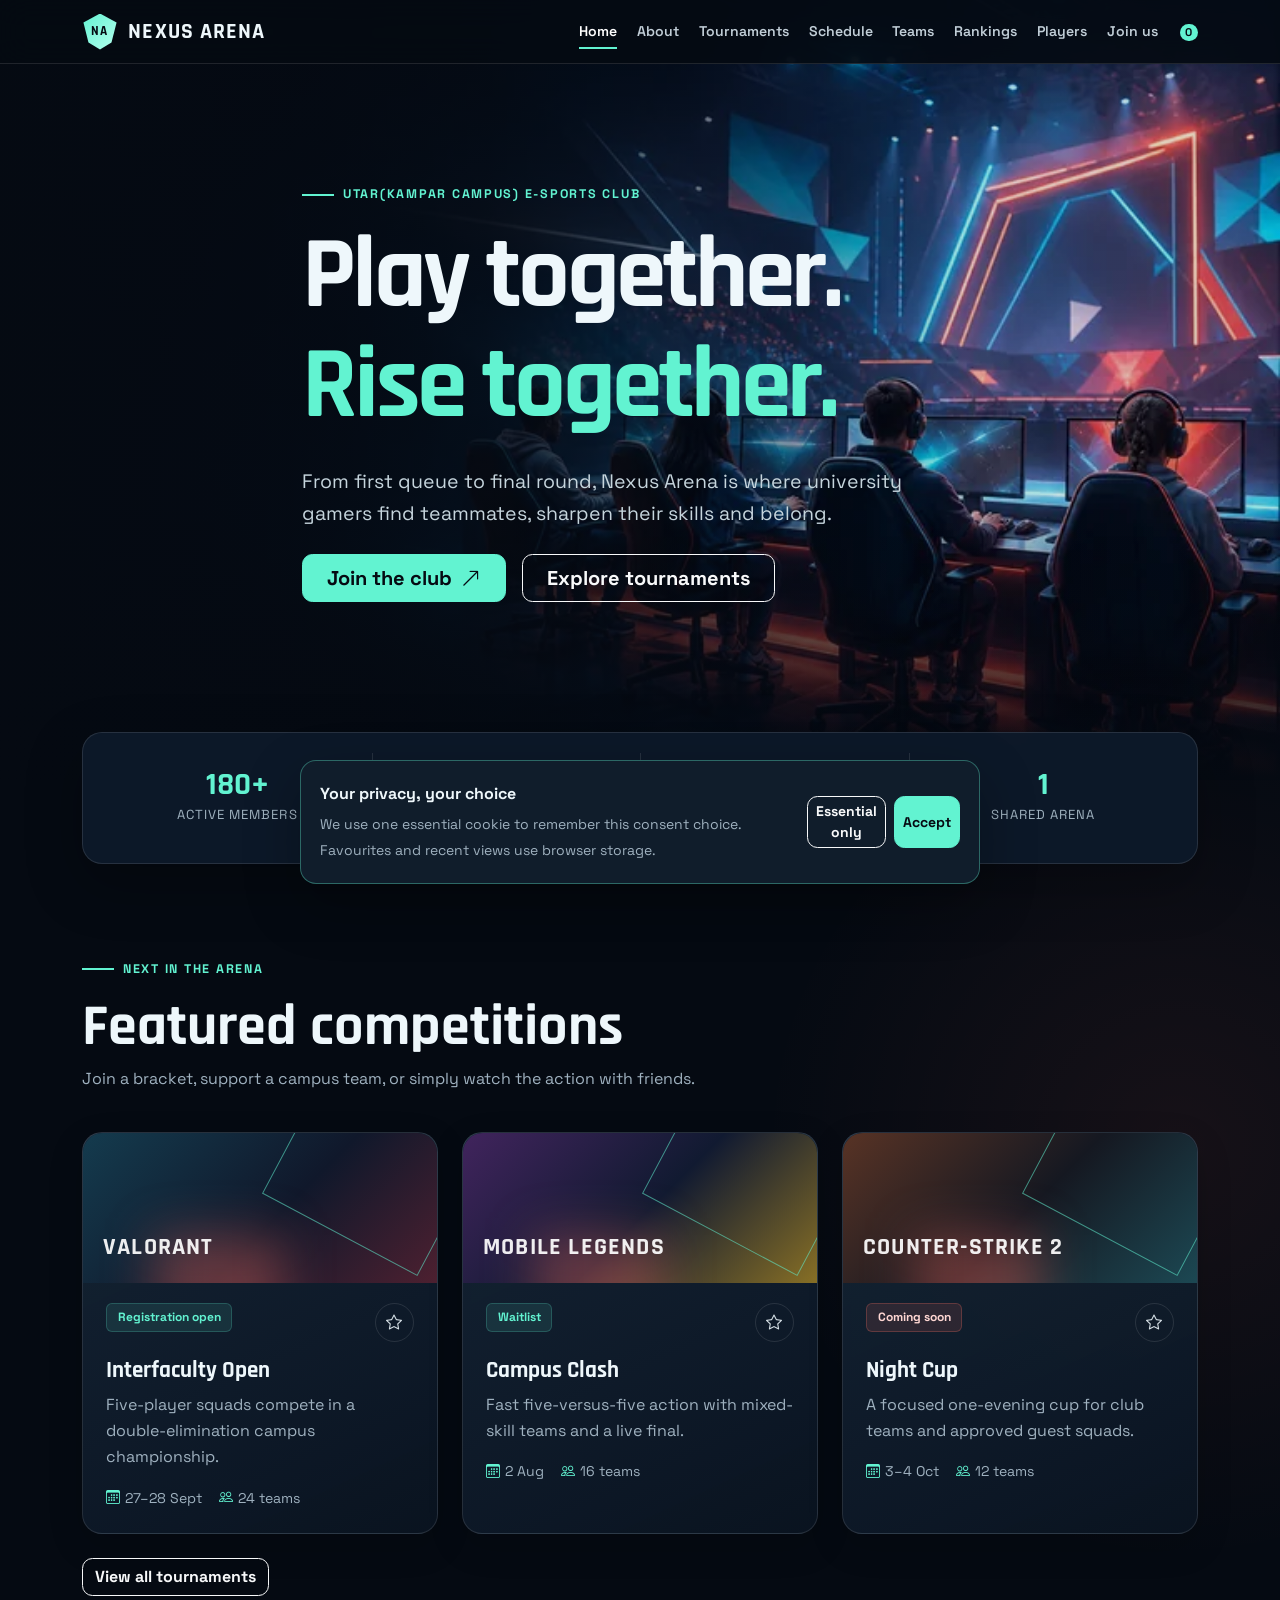
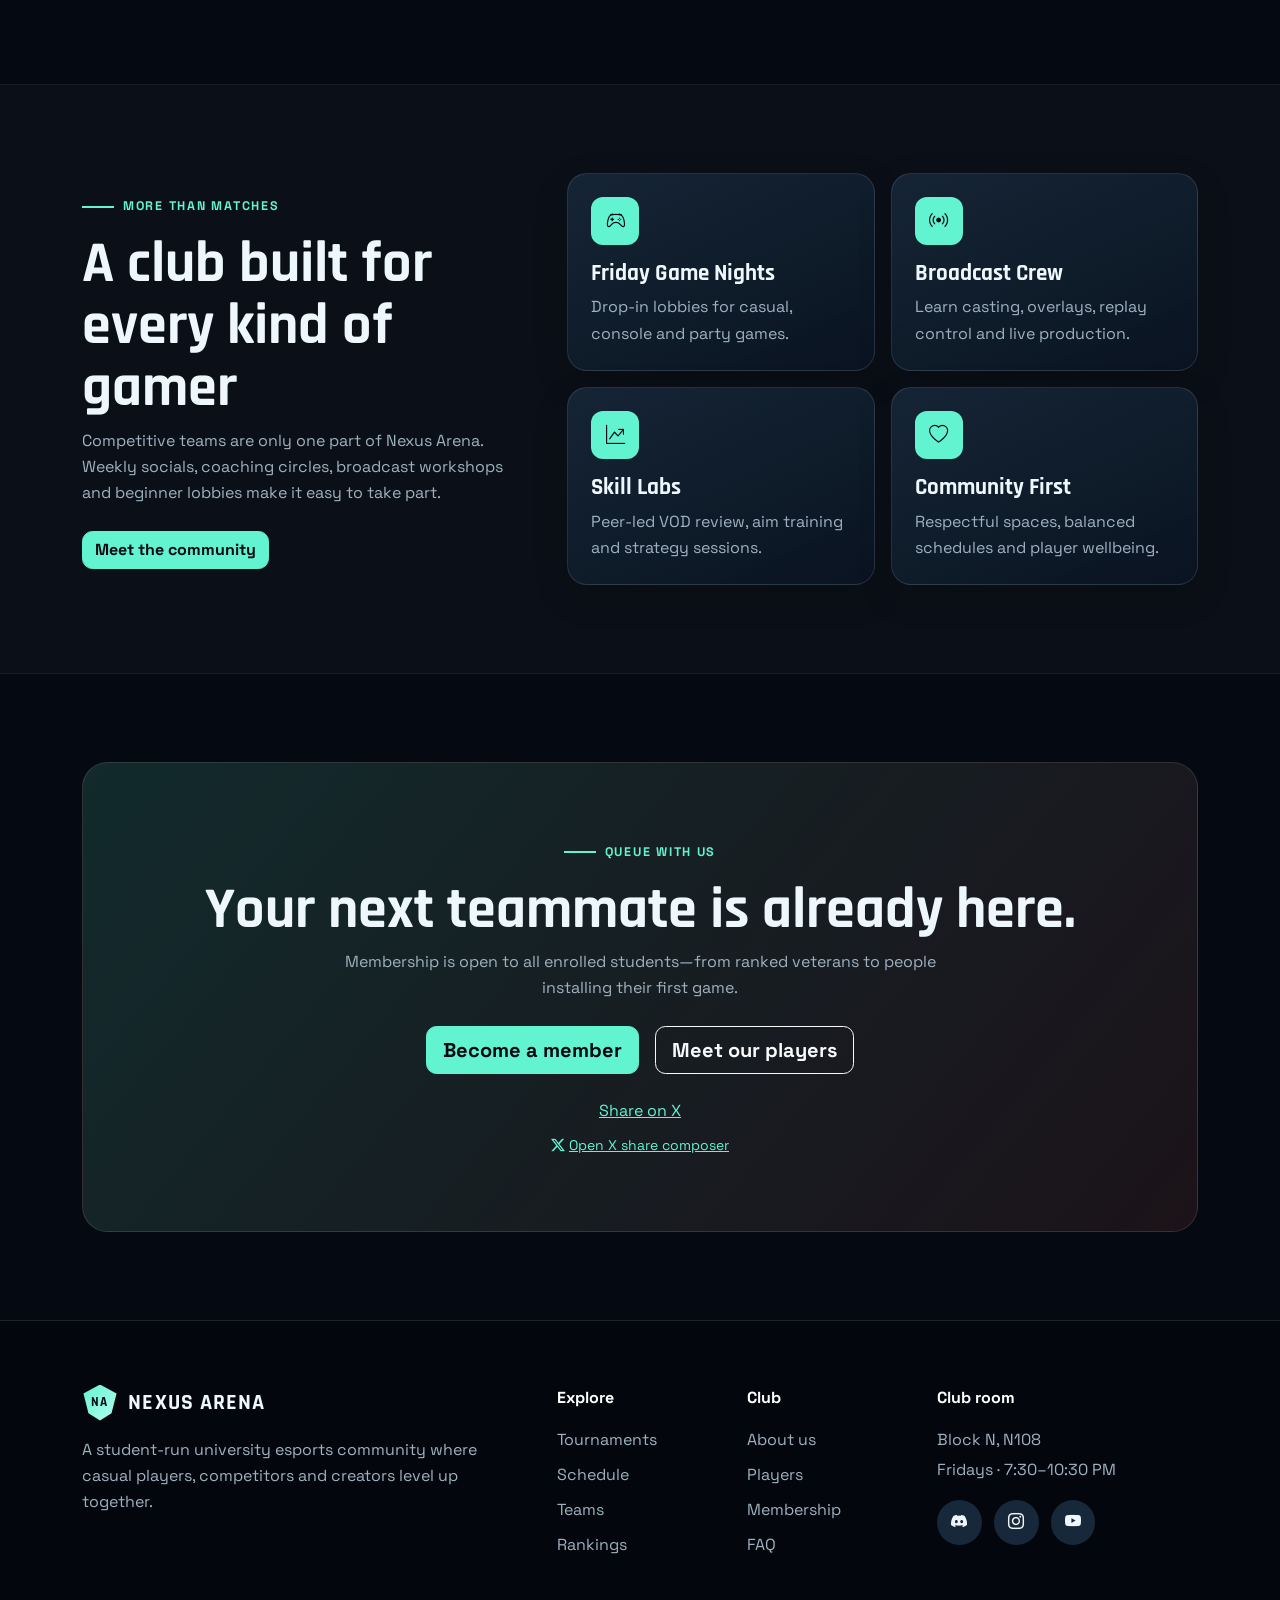
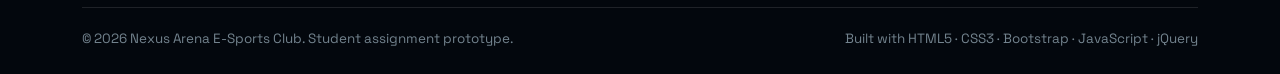
<file: index.html>
<!doctype html>
<html lang="en">

<head>
  <meta charset="utf-8">
  <meta name="viewport" content="width=device-width, initial-scale=1">
  <meta name="description"
    content="Nexus Arena is a university esports club for tournaments, teams, players and a welcoming gaming community.">
  <title>Nexus Arena | University E-Sports Club</title>
  <link rel="icon" href="images/favicon.svg" type="image/svg+xml">
  <link rel="preconnect" href="https://fonts.googleapis.com">
  <link rel="preconnect" href="https://fonts.gstatic.com" crossorigin>
  <link
    href="https://fonts.googleapis.com/css2?family=Rajdhani:wght@600;700&family=Space+Grotesk:wght@400;500;600;700&display=swap"
    rel="stylesheet">
  <link href="https://cdn.jsdelivr.net/npm/bootstrap@5.3.3/dist/css/bootstrap.min.css" rel="stylesheet">
  <link href="https://cdn.jsdelivr.net/npm/bootstrap-icons@1.11.3/font/bootstrap-icons.min.css" rel="stylesheet">
  <link href="css/style.css" rel="stylesheet">
</head>

<body>
  <a class="skip-link" href="#mainContent">Skip to main content</a>
  <header id="siteHeader"></header>
  <main id="mainContent">
    <section class="hero">
      <picture>
        <source media="(max-width: 767px)" srcset="images/arena-hero-768.webp">
        <source srcset="images/arena-hero-1440.webp" type="image/webp">
        <img class="hero-media" src="images/arena-hero.png"
          alt="Four university esports players competing at gaming stations in a lit arena" width="1536" height="1024">
      </picture>
      <div class="hero-shade" aria-hidden="true"></div>
      <div class="container hero-content">
        <span class="eyebrow">UTAR(Kampar Campus) E-Sports Club</span>
        <h1>Play together.<br><span>Rise together.</span></h1>
        <p class="hero-lead my-4">From first queue to final round, Nexus Arena is where university gamers find
          teammates, sharpen their skills and belong.</p>
        <div class="d-flex flex-wrap gap-3">
          <a class="btn btn-primary btn-lg px-4" href="contact.html">Join the club <i
              class="bi bi-arrow-up-right ms-1"></i></a>
          <a class="btn btn-outline-light btn-lg px-4" href="tournaments.html">Explore tournaments</a>
        </div>
      </div>
    </section>

    <div class="container stat-strip">
      <div class="stat-panel row g-0">
        <div class="col-6 col-md-3 stat"><strong>180+</strong><span>Active members</span></div>
        <div class="col-6 col-md-3 stat"><strong>4</strong><span>Game divisions</span></div>
        <div class="col-6 col-md-3 stat"><strong>26</strong><span>Events yearly</span></div>
        <div class="col-6 col-md-3 stat"><strong>1</strong><span>Shared arena</span></div>
      </div>
    </div>

    <section class="section">
      <div class="container">
        <div class="section-heading reveal"><span class="eyebrow">Next in the arena</span>
          <h2>Featured competitions</h2>
          <p>Join a bracket, support a campus team, or simply watch the action with friends.</p>
        </div>
        <div class="row g-4">
          <div class="col-md-6 col-xl-4 reveal">
            <article class="gaming-card">
              <div class="game-art"><span class="art-label">Valorant</span></div>
              <div class="d-flex justify-content-between align-items-start gap-2"><span
                  class="badge badge-soft">Registration open</span><button class="favorite-btn"
                  data-favorite-type="tournament" data-favorite-id="valorant-open"
                  aria-label="Favourite Valorant Interfaculty Open" aria-pressed="false"><i
                    class="bi bi-star"></i></button></div>
              <h3 class="mt-3">Interfaculty Open</h3>
              <p class="text-muted-custom">Five-player squads compete in a double-elimination campus championship.</p>
              <div class="meta-row"><span><i class="bi bi-calendar3"></i>27–28 Sept</span><span><i
                    class="bi bi-people"></i>24 teams</span></div>
            </article>
          </div>
          <div class="col-md-6 col-xl-4 reveal">
            <article class="gaming-card">
              <div class="game-art art-mlbb"><span class="art-label">Mobile Legends</span></div>
              <div class="d-flex justify-content-between align-items-start gap-2"><span
                  class="badge badge-soft">Waitlist</span><button class="favorite-btn" data-favorite-type="tournament"
                  data-favorite-id="mlbb-clash" aria-label="Favourite Mobile Legends Campus Clash"
                  aria-pressed="false"><i class="bi bi-star"></i></button></div>
              <h3 class="mt-3">Campus Clash</h3>
              <p class="text-muted-custom">Fast five-versus-five action with mixed-skill teams and a live final.</p>
              <div class="meta-row"><span><i class="bi bi-calendar3"></i>2 Aug</span><span><i
                    class="bi bi-people"></i>16 teams</span></div>
            </article>
          </div>
          <div class="col-md-6 col-xl-4 reveal">
            <article class="gaming-card">
              <div class="game-art art-cs2"><span class="art-label">Counter-Strike 2</span></div>
              <div class="d-flex justify-content-between align-items-start gap-2"><span
                  class="badge badge-soft badge-coral">Coming soon</span><button class="favorite-btn"
                  data-favorite-type="tournament" data-favorite-id="cs2-night-cup"
                  aria-label="Favourite Counter-Strike 2 Night Cup" aria-pressed="false"><i
                    class="bi bi-star"></i></button></div>
              <h3 class="mt-3">Night Cup</h3>
              <p class="text-muted-custom">A focused one-evening cup for club teams and approved guest squads.</p>
              <div class="meta-row"><span><i class="bi bi-calendar3"></i>3–4 Oct</span><span><i
                    class="bi bi-people"></i>12 teams</span></div>
            </article>
          </div>
        </div>
        <div class="mt-4"><a href="tournaments.html" class="btn btn-outline-light">View all tournaments</a></div>
      </div>
    </section>

    <section class="section section-muted">
      <div class="container">
        <div class="row align-items-center g-5">
          <div class="col-lg-5 reveal"><span class="eyebrow">More than matches</span>
            <h2>A club built for every kind of gamer</h2>
            <p class="text-muted-custom">Competitive teams are only one part of Nexus Arena. Weekly socials, coaching
              circles, broadcast workshops and beginner lobbies make it easy to take part.</p><a
              class="btn btn-primary mt-2" href="about.html">Meet the community</a>
          </div>
          <div class="col-lg-7">
            <div class="row g-3">
              <div class="col-sm-6 reveal">
                <div class="gaming-card"><span class="activity-icon"><i class="bi bi-controller"></i></span>
                  <h3 class="mt-3">Friday Game Nights</h3>
                  <p class="text-muted-custom mb-0">Drop-in lobbies for casual, console and party games.</p>
                </div>
              </div>
              <div class="col-sm-6 reveal">
                <div class="gaming-card"><span class="activity-icon"><i class="bi bi-broadcast"></i></span>
                  <h3 class="mt-3">Broadcast Crew</h3>
                  <p class="text-muted-custom mb-0">Learn casting, overlays, replay control and live production.</p>
                </div>
              </div>
              <div class="col-sm-6 reveal">
                <div class="gaming-card"><span class="activity-icon"><i class="bi bi-graph-up-arrow"></i></span>
                  <h3 class="mt-3">Skill Labs</h3>
                  <p class="text-muted-custom mb-0">Peer-led VOD review, aim training and strategy sessions.</p>
                </div>
              </div>
              <div class="col-sm-6 reveal">
                <div class="gaming-card"><span class="activity-icon"><i class="bi bi-heart"></i></span>
                  <h3 class="mt-3">Community First</h3>
                  <p class="text-muted-custom mb-0">Respectful spaces, balanced schedules and player wellbeing.</p>
                </div>
              </div>
            </div>
          </div>
        </div>
      </div>
    </section>

    <section class="section">
      <div class="container">
        <div class="cta-panel text-center reveal"><span class="eyebrow">Queue with us</span>
          <h2>Your next teammate is already here.</h2>
          <p class="text-muted-custom mx-auto mb-4" style="max-width:650px">Membership is open to all enrolled
            students—from ranked veterans to people installing their first game.</p>
          <div class="d-flex flex-wrap justify-content-center gap-3"><a class="btn btn-primary btn-lg"
              href="contact.html">Become a member</a><a class="btn btn-outline-light btn-lg" href="players.html">Meet
              our players</a></div>
          <div class="mt-4"><a class="twitter-share-button" data-size="large"
              href="https://twitter.com/intent/tweet?text=Join%20Nexus%20Arena%20University%20E-Sports%20Club!">Share on
              X</a>
            <div class="mt-2"><a
                href="https://twitter.com/intent/tweet?text=Join%20Nexus%20Arena%20University%20E-Sports%20Club!"
                target="_blank" rel="noopener" class="small"><i class="bi bi-twitter-x me-1"></i>Open X share
                composer</a></div>
          </div>
        </div>
      </div>
    </section>
  </main>
  <div id="siteFooter"></div>
  <script src="https://code.jquery.com/jquery-3.7.1.min.js"></script>
  <script src="https://cdn.jsdelivr.net/npm/bootstrap@5.3.3/dist/js/bootstrap.bundle.min.js"></script>
  <script src="js/storage.js"></script>
  <script src="js/api.js"></script>
  <script src="js/main.js"></script>
  <script async src="https://platform.twitter.com/widgets.js" charset="utf-8"></script>
</body>

</html>
</file>
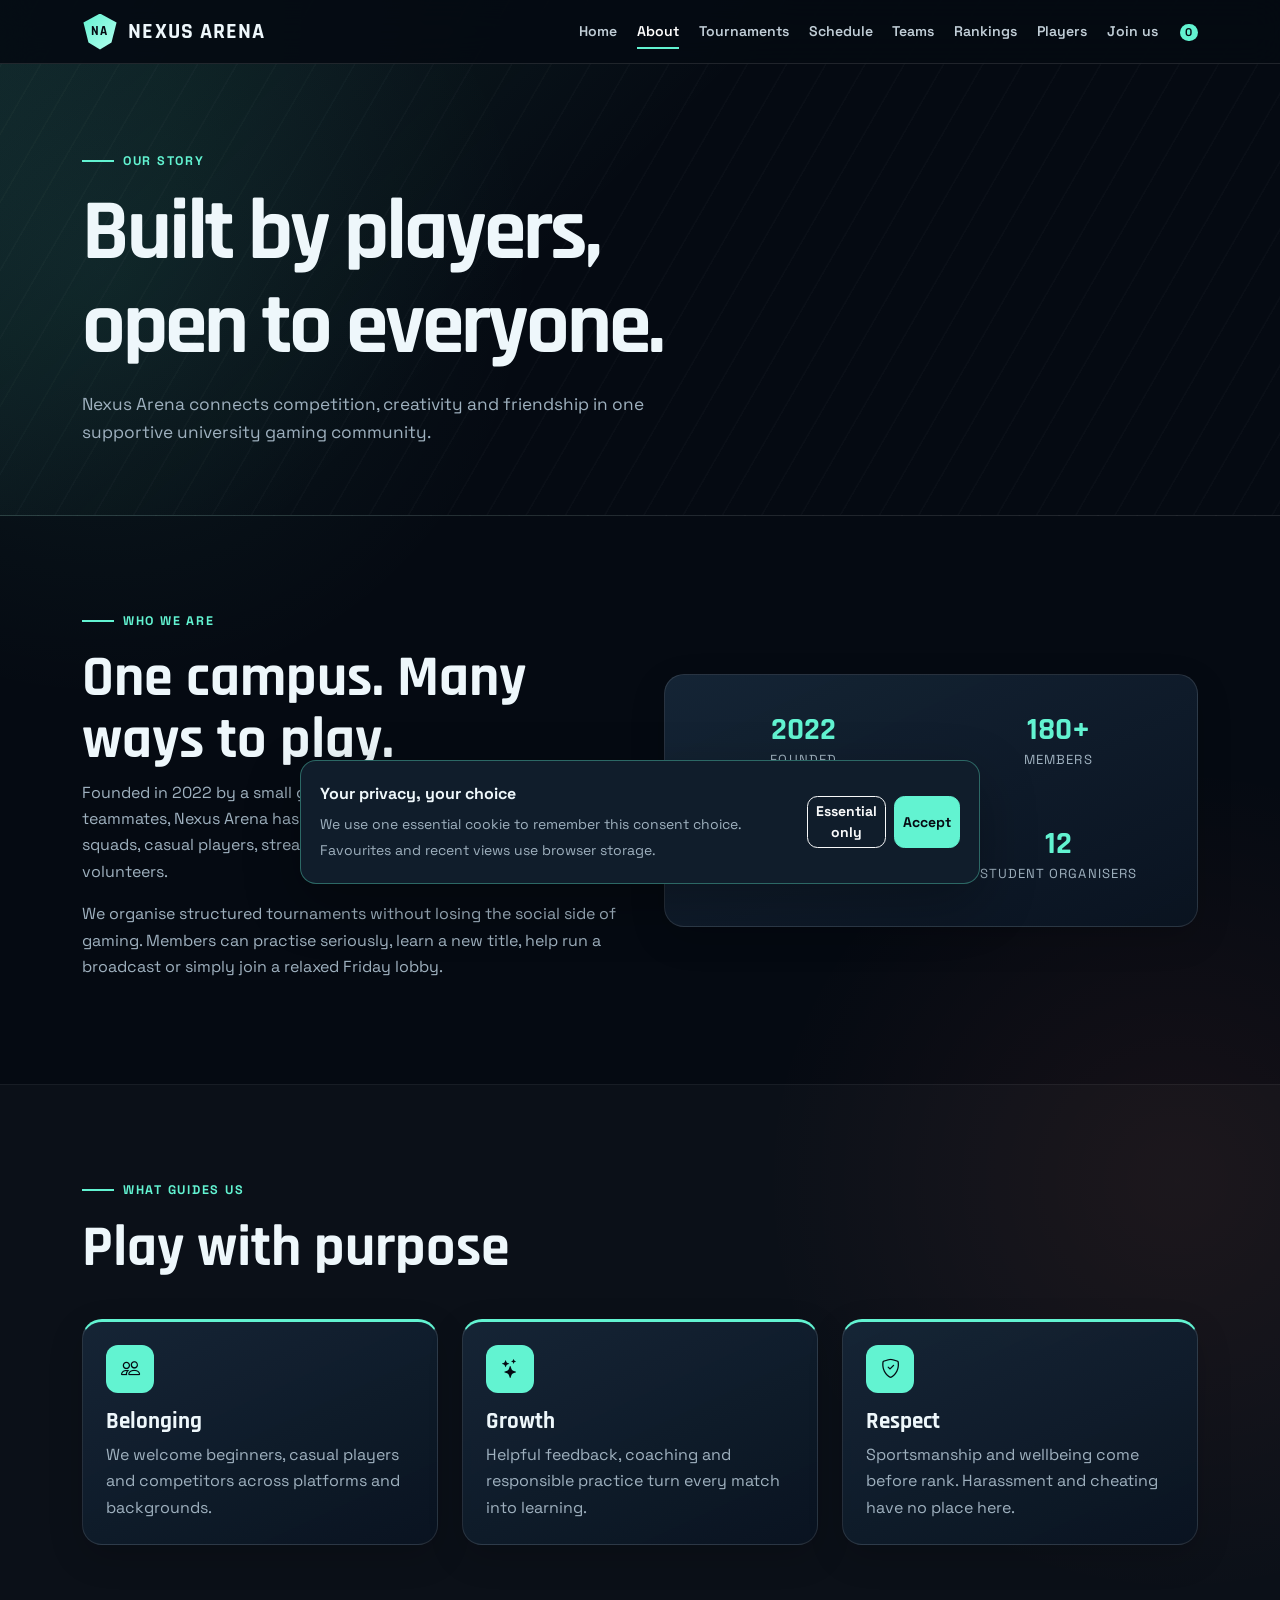
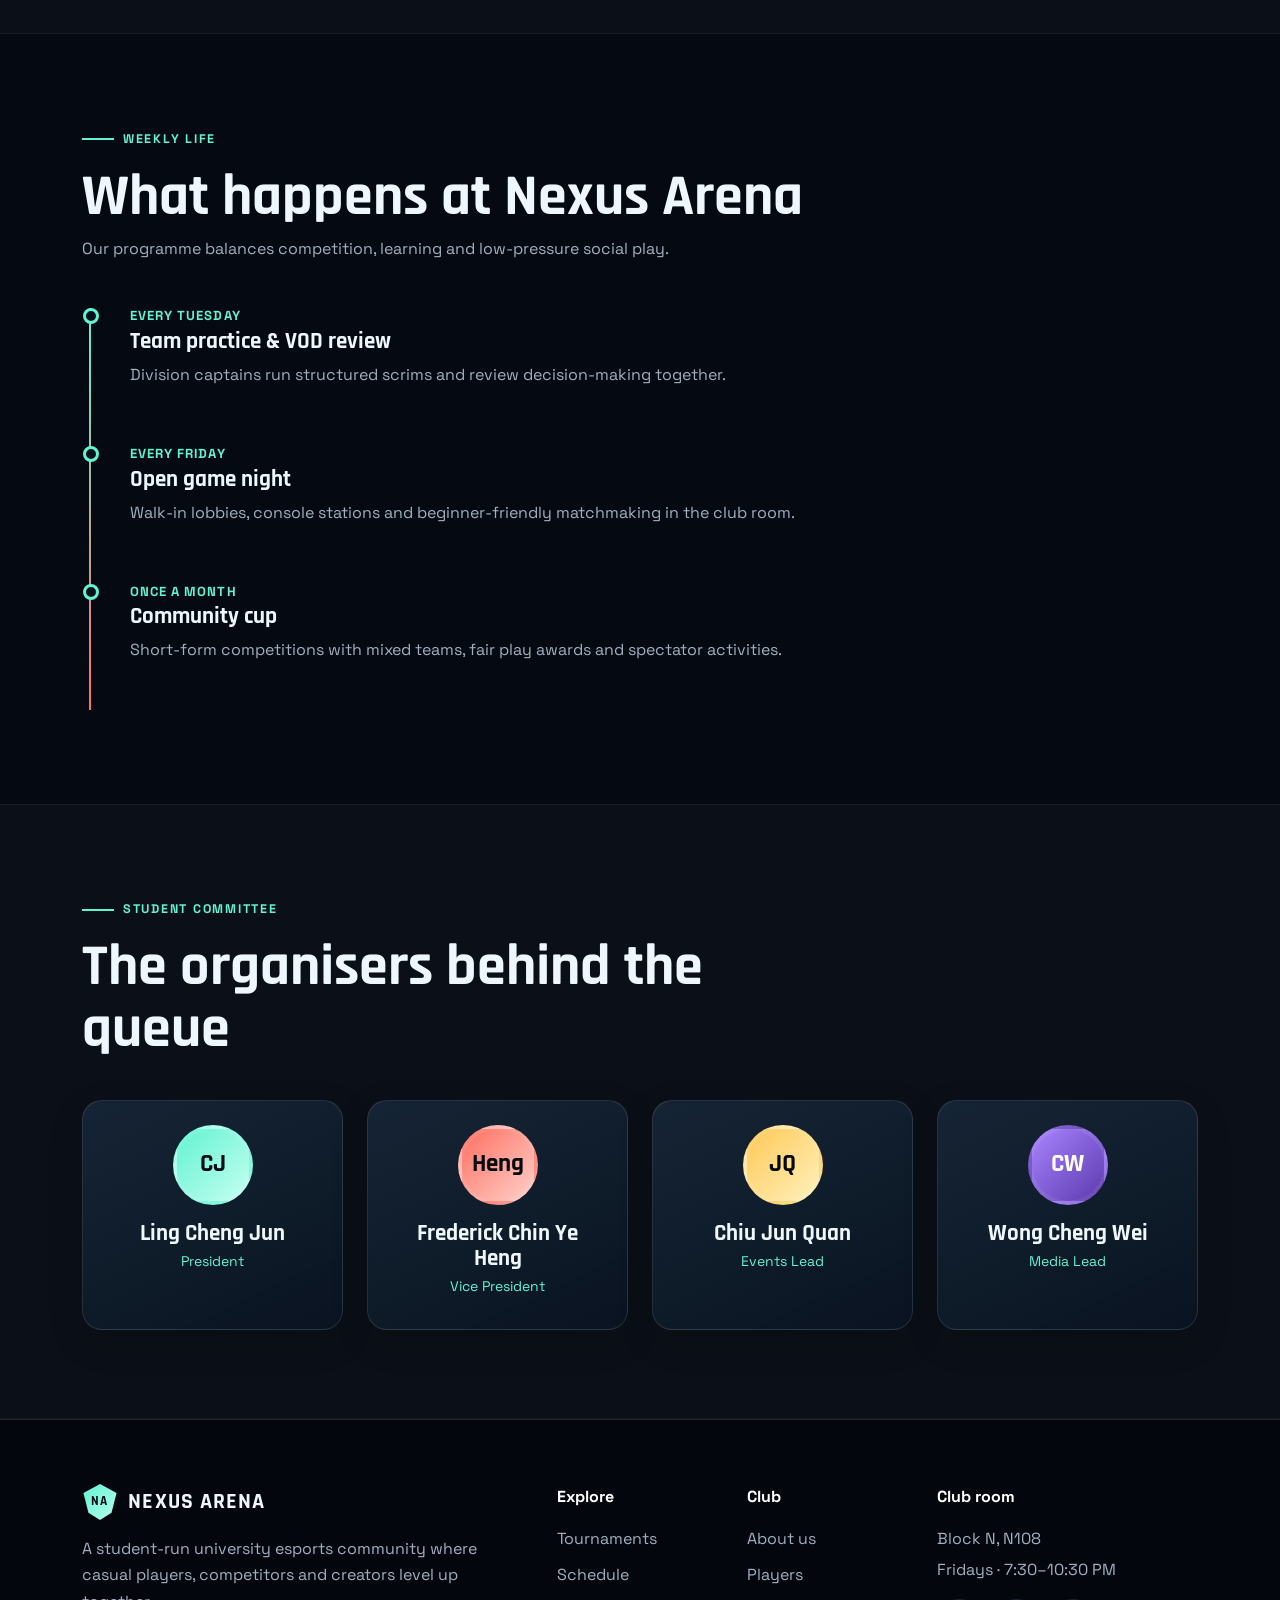
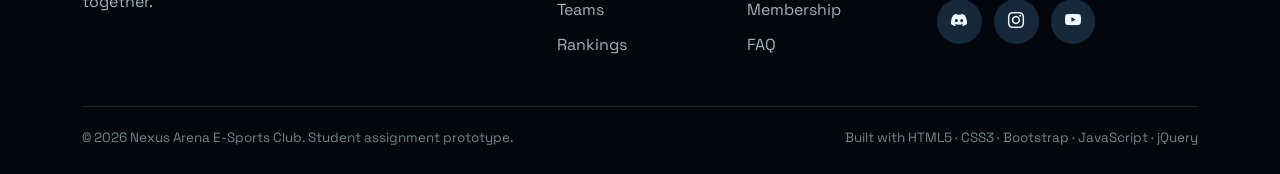
<file: about.html>
<!doctype html>
<html lang="en">

<head>
  <meta charset="utf-8">
  <meta name="viewport" content="width=device-width, initial-scale=1">
  <meta name="description" content="Learn about Nexus Arena's mission, values, activities and student committee.">
  <title>About | Nexus Arena E-Sports Club</title>
  <link rel="icon" href="images/favicon.svg" type="image/svg+xml">
  <link rel="preconnect" href="https://fonts.googleapis.com">
  <link rel="preconnect" href="https://fonts.gstatic.com" crossorigin>
  <link
    href="https://fonts.googleapis.com/css2?family=Rajdhani:wght@600;700&family=Space+Grotesk:wght@400;500;600;700&display=swap"
    rel="stylesheet">
  <link href="https://cdn.jsdelivr.net/npm/bootstrap@5.3.3/dist/css/bootstrap.min.css" rel="stylesheet">
  <link href="https://cdn.jsdelivr.net/npm/bootstrap-icons@1.11.3/font/bootstrap-icons.min.css" rel="stylesheet">
  <link href="css/style.css" rel="stylesheet">
</head>

<body>
  <a class="skip-link" href="#mainContent">Skip to main content</a>
  <header id="siteHeader"></header>
  <main id="mainContent">
    <section class="page-hero">
      <div class="container"><span class="eyebrow">Our story</span>
        <h1>Built by players,<br>open to everyone.</h1>
        <p>Nexus Arena connects competition, creativity and friendship in one supportive university gaming community.
        </p>
      </div>
    </section>
    <section class="section">
      <div class="container">
        <div class="row g-5 align-items-center">
          <div class="col-lg-6 reveal"><span class="eyebrow">Who we are</span>
            <h2>One campus. Many ways to play.</h2>
            <p class="text-muted-custom">Founded in 2022 by a small group of students looking for reliable teammates,
              Nexus Arena has grown into a club for competitive squads, casual players, stream producers and esports
              event volunteers.</p>
            <p class="text-muted-custom">We organise structured tournaments without losing the social side of gaming.
              Members can practise seriously, learn a new title, help run a broadcast or simply join a relaxed Friday
              lobby.</p>
          </div>
          <div class="col-lg-6">
            <div class="gaming-card reveal">
              <div class="row g-4 text-center">
                <div class="col-6">
                  <div class="stat"><strong>2022</strong><span>Founded</span></div>
                </div>
                <div class="col-6">
                  <div class="stat"><strong>180+</strong><span>Members</span></div>
                </div>
                <div class="col-6">
                  <div class="stat"><strong>46%</strong><span>First-year members</span></div>
                </div>
                <div class="col-6">
                  <div class="stat"><strong>12</strong><span>Student organisers</span></div>
                </div>
              </div>
            </div>
          </div>
        </div>
      </div>
    </section>
    <section class="section section-muted">
      <div class="container">
        <div class="section-heading reveal"><span class="eyebrow">What guides us</span>
          <h2>Play with purpose</h2>
        </div>
        <div class="row g-4">
          <div class="col-md-4 reveal">
            <article class="gaming-card value-card"><span class="activity-icon"><i class="bi bi-people"></i></span>
              <h3 class="mt-3">Belonging</h3>
              <p class="text-muted-custom mb-0">We welcome beginners, casual players and competitors across platforms
                and backgrounds.</p>
            </article>
          </div>
          <div class="col-md-4 reveal">
            <article class="gaming-card value-card"><span class="activity-icon"><i class="bi bi-stars"></i></span>
              <h3 class="mt-3">Growth</h3>
              <p class="text-muted-custom mb-0">Helpful feedback, coaching and responsible practice turn every match
                into learning.</p>
            </article>
          </div>
          <div class="col-md-4 reveal">
            <article class="gaming-card value-card"><span class="activity-icon"><i
                  class="bi bi-shield-check"></i></span>
              <h3 class="mt-3">Respect</h3>
              <p class="text-muted-custom mb-0">Sportsmanship and wellbeing come before rank. Harassment and cheating
                have no place here.</p>
            </article>
          </div>
        </div>
      </div>
    </section>
    <section class="section">
      <div class="container">
        <div class="section-heading reveal"><span class="eyebrow">Weekly life</span>
          <h2>What happens at Nexus Arena</h2>
          <p>Our programme balances competition, learning and low-pressure social play.</p>
        </div>
        <div class="timeline">
          <div class="timeline-item reveal"><time>Every Tuesday</time>
            <h3>Team practice & VOD review</h3>
            <p class="text-muted-custom">Division captains run structured scrims and review decision-making together.
            </p>
          </div>
          <div class="timeline-item reveal"><time>Every Friday</time>
            <h3>Open game night</h3>
            <p class="text-muted-custom">Walk-in lobbies, console stations and beginner-friendly matchmaking in the club
              room.</p>
          </div>
          <div class="timeline-item reveal"><time>Once a month</time>
            <h3>Community cup</h3>
            <p class="text-muted-custom">Short-form competitions with mixed teams, fair play awards and spectator
              activities.</p>
          </div>
        </div>
      </div>
    </section>
    <section class="section section-muted">
      <div class="container">
        <div class="section-heading reveal"><span class="eyebrow">Student committee</span>
          <h2>The organisers behind the queue</h2>
        </div>
        <div class="row g-4">
          <div class="col-sm-6 col-lg-3 reveal">
            <div class="gaming-card text-center">
              <div class="player-avatar mx-auto">CJ</div>
              <h3 class="mt-3 mb-1">Ling Cheng Jun</h3>
              <p class="text-cyan small mb-2">President</p>
            </div>
          </div>
          <div class="col-sm-6 col-lg-3 reveal">
            <div class="gaming-card text-center">
              <div class="player-avatar avatar-coral mx-auto">Heng</div>
              <h3 class="mt-3 mb-1">Frederick Chin Ye Heng</h3>
              <p class="text-cyan small mb-2">Vice President</p>
            </div>
          </div>
          <div class="col-sm-6 col-lg-3 reveal">
            <div class="gaming-card text-center">
              <div class="player-avatar avatar-gold mx-auto">JQ</div>
              <h3 class="mt-3 mb-1">Chiu Jun Quan</h3>
              <p class="text-cyan small mb-2">Events Lead</p>
            </div>
          </div>
          <div class="col-sm-6 col-lg-3 reveal">
            <div class="gaming-card text-center">
              <div class="player-avatar avatar-purple mx-auto">CW</div>
              <h3 class="mt-3 mb-1">Wong Cheng Wei</h3>
              <p class="text-cyan small mb-2">Media Lead</p>
            </div>
          </div>
        </div>
      </div>
    </section>
  </main>
  <div id="siteFooter"></div>
  <script src="https://code.jquery.com/jquery-3.7.1.min.js"></script>
  <script src="https://cdn.jsdelivr.net/npm/bootstrap@5.3.3/dist/js/bootstrap.bundle.min.js"></script>
  <script src="js/storage.js"></script>
  <script src="js/api.js"></script>
  <script src="js/main.js"></script>
</body>

</html>
</file>
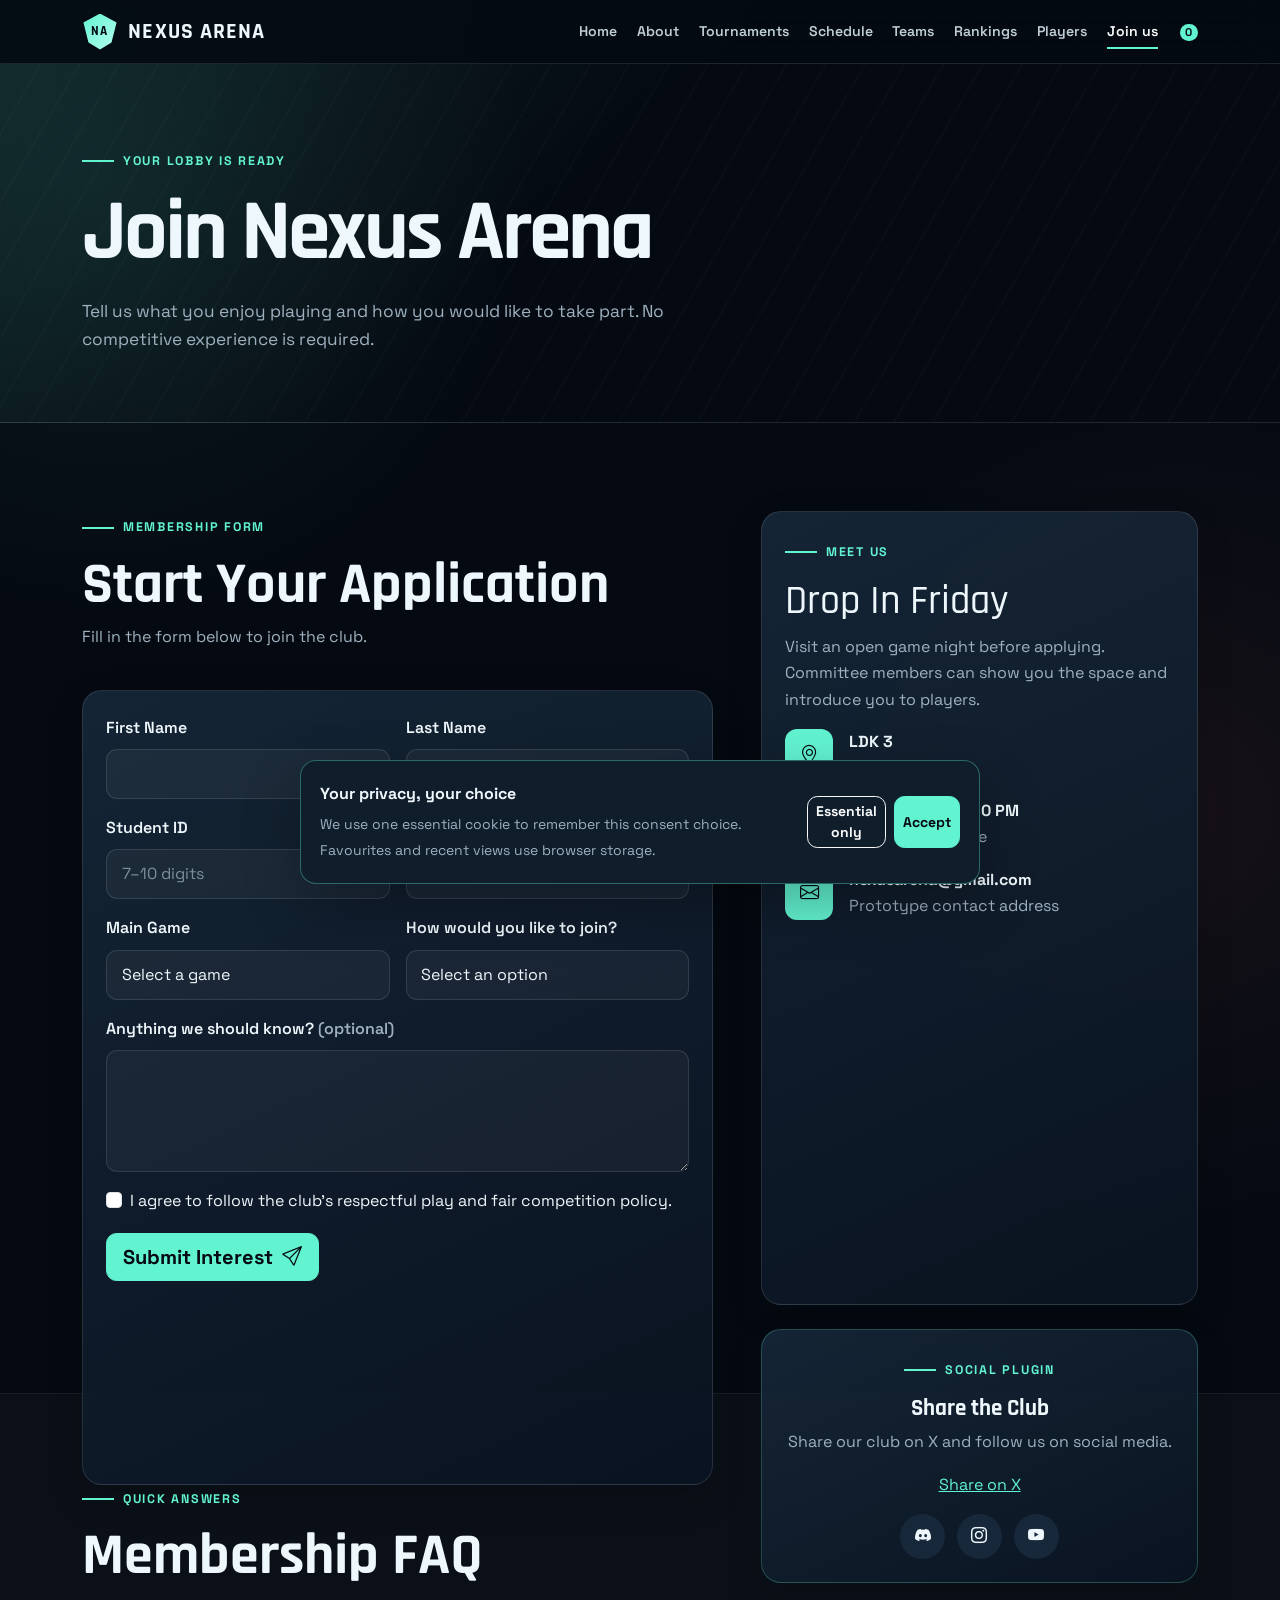
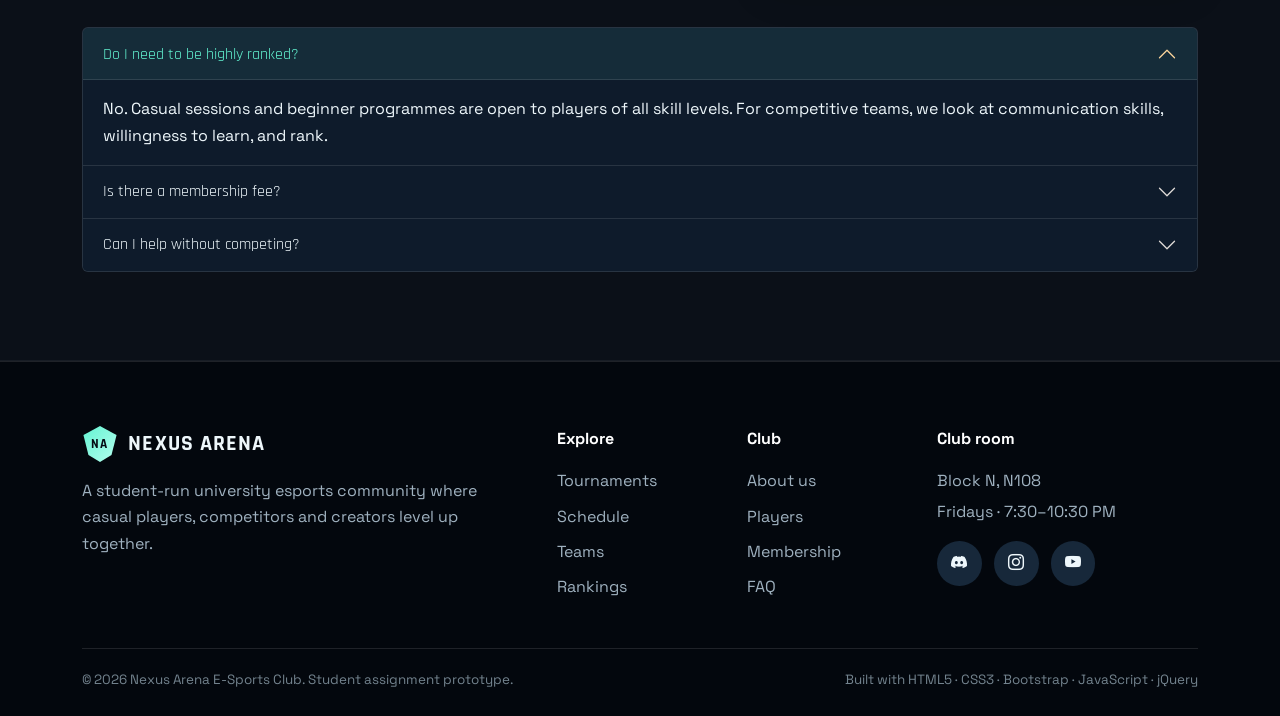
<file: contact.html>
<!doctype html>
<html lang="en">

<head>

    <meta charset="utf-8">

    <meta
        name="viewport"
        content="width=device-width, initial-scale=1">

    <meta
        name="description"
        content="Join Nexus Arena university esports club or contact the student committee.">

    <title>Join Us | Nexus Arena E-Sports Club</title>


    <!-- Favicon -->
    <link
        rel="icon"
        href="images/favicon.svg"
        type="image/svg+xml">


    <!-- Google Fonts -->
    <link
        rel="preconnect"
        href="https://fonts.googleapis.com">

    <link
        rel="preconnect"
        href="https://fonts.gstatic.com"
        crossorigin>

    <link
        href="https://fonts.googleapis.com/css2?family=Rajdhani:wght@600;700&family=Space+Grotesk:wght@400;500;600;700&display=swap"
        rel="stylesheet">


    <!-- Bootstrap CSS -->
    <link
        href="https://cdn.jsdelivr.net/npm/bootstrap@5.3.3/dist/css/bootstrap.min.css"
        rel="stylesheet">


    <!-- Bootstrap Icons -->
    <link
        href="https://cdn.jsdelivr.net/npm/bootstrap-icons@1.11.3/font/bootstrap-icons.min.css"
        rel="stylesheet">


    <!-- Shared CSS -->
    <link
        href="css/style.css"
        rel="stylesheet">

</head>


<body>


    <!-- ========================= -->
    <!-- SKIP LINK -->
    <!-- ========================= -->

    <a
        class="skip-link"
        href="#mainContent">

        Skip to main content

    </a>


    <!-- ========================= -->
    <!-- SHARED NAVBAR -->
    <!-- ========================= -->

    <header id="siteHeader"></header>


    <!-- ========================= -->
    <!-- MAIN CONTENT -->
    <!-- ========================= -->

    <main id="mainContent">


        <!-- ========================= -->
        <!-- PAGE HERO -->
        <!-- ========================= -->

        <section class="page-hero">

            <div class="container">

                <span class="eyebrow">
                    Your lobby is ready
                </span>

                <h1>
                    Join Nexus Arena
                </h1>

                <p>
                    Tell us what you enjoy playing and how
                    you would like to take part. No competitive
                    experience is required.
                </p>

            </div>

        </section>


        <!-- ========================= -->
        <!-- MEMBERSHIP SECTION -->
        <!-- ========================= -->

        <section class="section">

            <div class="container">

                <div class="row g-5">


                    <!-- ========================= -->
                    <!-- MEMBERSHIP FORM -->
                    <!-- ========================= -->

                    <div class="col-lg-7">

                        <div class="section-heading reveal">

                            <span class="eyebrow">
                                Membership Form
                            </span>

                            <h2>
                                Start Your Application
                            </h2>

                            <p>
                                Fill in the form below to join the club. 
                            </p>

                        </div>


                        <!-- FORM -->

                        <form
                            id="joinForm"
                            class="needs-validation gaming-card reveal"
                            novalidate>


                            <div class="row g-3">


                                <!-- First Name -->

                                <div class="col-md-6">

                                    <label
                                        class="form-label"
                                        for="firstName">

                                        First Name

                                    </label>

                                    <input
                                        class="form-control"
                                        id="firstName"
                                        name="firstName"
                                        autocomplete="given-name"
                                        required>

                                    <div class="invalid-feedback">

                                        Please enter your first name.

                                    </div>

                                </div>


                                <!-- Last Name -->

                                <div class="col-md-6">

                                    <label
                                        class="form-label"
                                        for="lastName">

                                        Last Name

                                    </label>

                                    <input
                                        class="form-control"
                                        id="lastName"
                                        name="lastName"
                                        autocomplete="family-name"
                                        required>

                                    <div class="invalid-feedback">

                                        Please enter your last name.

                                    </div>

                                </div>


                                <!-- Student ID -->

                                <div class="col-md-6">

                                    <label
                                        class="form-label"
                                        for="studentId">

                                        Student ID

                                    </label>

                                    <input
                                        class="form-control"
                                        id="studentId"
                                        name="studentId"
                                        pattern="[0-9]{7,10}"
                                        inputmode="numeric"
                                        placeholder="7–10 digits"
                                        required>

                                    <div class="invalid-feedback">

                                        Enter a valid 7–10 digit student ID.

                                    </div>

                                </div>


                                <!-- University Email -->

                                <div class="col-md-6">

                                    <label
                                        class="form-label"
                                        for="email">

                                        University Email

                                    </label>

                                    <input
                                        type="email"
                                        class="form-control"
                                        id="email"
                                        name="email"
                                        autocomplete="email"
                                        placeholder="name@university.edu.my"
                                        required>

                                    <div class="invalid-feedback">

                                        Please enter a valid email address.

                                    </div>

                                </div>


                                <!-- Main Game -->

                                <div class="col-md-6">

                                    <label
                                        class="form-label"
                                        for="mainGame">

                                        Main Game

                                    </label>

                                    <select
                                        class="form-select"
                                        id="mainGame"
                                        name="mainGame"
                                        required>

                                        <option
                                            value=""
                                            selected
                                            disabled>

                                            Select a game

                                        </option>

                                        <option>
                                            Valorant
                                        </option>

                                        <option>
                                            Counter-Strike 2
                                        </option>

                                        <option>
                                            League of Legends
                                        </option>

                                        <option>
                                            Mobile Legends
                                        </option>

                                        <option>
                                            Casual / other games
                                        </option>

                                    </select>

                                    <div class="invalid-feedback">

                                        Please choose an interest.

                                    </div>

                                </div>


                                <!-- Join Path -->

                                <div class="col-md-6">

                                    <label
                                        class="form-label"
                                        for="joinPath">

                                        How would you like to join?

                                    </label>

                                    <select
                                        class="form-select"
                                        id="joinPath"
                                        name="joinPath"
                                        required>

                                        <option
                                            value=""
                                            selected
                                            disabled>

                                            Select an option

                                        </option>

                                        <option>
                                            Competitive team
                                        </option>

                                        <option>
                                            Casual community
                                        </option>

                                        <option>
                                            Events volunteer
                                        </option>

                                        <option>
                                            Broadcast / media crew
                                        </option>

                                    </select>

                                    <div class="invalid-feedback">

                                        Please choose a membership path.

                                    </div>

                                </div>


                                <!-- Message -->

                                <div class="col-12">

                                    <label
                                        class="form-label"
                                        for="message">

                                        Anything we should know?

                                        <span class="text-muted-custom">
                                            (optional)
                                        </span>

                                    </label>

                                    <textarea
                                        class="form-control"
                                        id="message"
                                        name="message"
                                        rows="4"
                                        maxlength="300"
                                        placeholder="Your roles, rank, interests or availability">
                                    </textarea>

                                </div>


                                <!-- Agreement -->

                                <div class="col-12">

                                    <div class="form-check">

                                        <input
                                            class="form-check-input"
                                            type="checkbox"
                                            id="respectPolicy"
                                            required>

                                        <label
                                            class="form-check-label"
                                            for="respectPolicy">

                                            I agree to follow the club's
                                            respectful play and fair
                                            competition policy.

                                        </label>

                                        <div class="invalid-feedback">

                                            Agreement is required to join.

                                        </div>

                                    </div>

                                </div>


                                <!-- Submit Button -->

                                <div class="col-12">

                                    <button
                                        class="btn btn-primary btn-lg"
                                        type="submit">

                                        Submit Interest

                                        <i class="bi bi-send ms-1"></i>

                                    </button>

                                </div>


                            </div>

                        </form>

                    </div>


                    <!-- ========================= -->
                    <!-- CLUB INFORMATION -->
                    <!-- ========================= -->

                    <aside class="col-lg-5">


                        <!-- Meet Us -->

                        <div class="gaming-card reveal">

                            <span class="eyebrow">
                                Meet Us
                            </span>

                            <h2 class="h1">
                                Drop In Friday
                            </h2>

                            <p class="text-muted-custom">

                                Visit an open game night before
                                applying. Committee members can
                                show you the space and introduce
                                you to players.

                            </p>


                            <!-- Location -->

                            <div class="d-flex gap-3 mb-3">

                                <span class="activity-icon">

                                    <i class="bi bi-geo-alt"></i>

                                </span>

                                <div>

                                    <strong class="d-block">
                                        LDK 3
                                    </strong>

                                    <span class="text-muted-custom">
                                        Kampar campus
                                    </span>

                                </div>

                            </div>


                            <!-- Time -->

                            <div class="d-flex gap-3 mb-3">

                                <span class="activity-icon">

                                    <i class="bi bi-clock"></i>

                                </span>

                                <div>

                                    <strong class="d-block">
                                        Friday, 7:30–10:30 PM
                                    </strong>

                                    <span class="text-muted-custom">
                                        Walk-ins welcome
                                    </span>

                                </div>

                            </div>


                            <!-- Email -->

                            <div class="d-flex gap-3">

                                <span class="activity-icon">

                                    <i class="bi bi-envelope"></i>

                                </span>

                                <div>

                                    <strong class="d-block">
                                        nexusarena@gmail.com
                                    </strong>

                                    <span class="text-muted-custom">
                                        Prototype contact address
                                    </span>

                                </div>

                            </div>

                        </div>


                        <!-- Social -->

                        <div class="gaming-card social-card mt-4 reveal" style="height: fit-content;">

                            <span class="eyebrow">
                                Social Plugin
                            </span>

                            <h3>
                                Share the Club
                            </h3>

                            <p class="text-muted-custom">
                                Share our club on X and follow us on social media.
                            </p>


                            <!-- X Share -->

                            <a
                                class="twitter-share-button"
                                data-size="large"
                                href="https://twitter.com">

                                Share on X

                            </a>

                            <!-- Social Icons -->
                            <div class="social-links mt-3">

                                <a
                                    href="https://discord.com/"
                                    target="_blank"
                                    rel="noopener"
                                    aria-label="Discord">

                                    <i class="bi bi-discord"></i>

                                </a>

                                <a
                                    href="https://www.instagram.com/"
                                    target="_blank"
                                    rel="noopener"
                                    aria-label="Instagram">

                                    <i class="bi bi-instagram"></i>

                                </a>

                                <a
                                    href="https://www.youtube.com/"
                                    target="_blank"
                                    rel="noopener"
                                    aria-label="YouTube">

                                    <i class="bi bi-youtube"></i>

                                </a>

                            </div>

                        </div>

                    </aside>

                </div>

            </div>

        </section>


        <!-- ========================= -->
        <!-- FAQ -->
        <!-- ========================= -->

        <section
            class="section section-muted"
            id="faq">

            <div class="container">

                <div class="section-heading reveal">

                    <span class="eyebrow">
                        Quick Answers
                    </span>

                    <h2>
                        Membership FAQ
                    </h2>

                </div>


                <div
                    class="accordion reveal"
                    id="membershipFaq">


                    <!-- FAQ 1 -->

                    <div class="accordion-item">

                        <h3 class="accordion-header">

                            <button
                                class="accordion-button"
                                type="button"
                                data-bs-toggle="collapse"
                                data-bs-target="#faqOne"
                                aria-expanded="true"
                                aria-controls="faqOne">

                                Do I need to be highly ranked?

                            </button>

                        </h3>


                        <div
                            id="faqOne"
                            class="accordion-collapse collapse show"
                            data-bs-parent="#membershipFaq">

                            <div class="accordion-body">

                                No. Casual sessions and beginner programmes are open to players of all skill levels. For competitive teams, we look at communication skills, willingness to learn, and rank.

                            </div>

                        </div>

                    </div>


                    <!-- FAQ 2 -->

                    <div class="accordion-item">

                        <h3 class="accordion-header">

                            <button
                                class="accordion-button collapsed"
                                type="button"
                                data-bs-toggle="collapse"
                                data-bs-target="#faqTwo"
                                aria-expanded="false"
                                aria-controls="faqTwo">

                                Is there a membership fee?

                            </button>

                        </h3>


                        <div
                            id="faqTwo"
                            class="accordion-collapse collapse"
                            data-bs-parent="#membershipFaq">

                            <div class="accordion-body">
                               The membership fee is RM15 per year. If there are any tournament fees, they will be shown separately before registration.
                            </div>

                        </div>

                    </div>


                    <!-- FAQ 3 -->

                    <div class="accordion-item">

                        <h3 class="accordion-header">

                            <button
                                class="accordion-button collapsed"
                                type="button"
                                data-bs-toggle="collapse"
                                data-bs-target="#faqThree"
                                aria-expanded="false"
                                aria-controls="faqThree">

                                Can I help without competing?

                            </button>

                        </h3>


                        <div
                            id="faqThree"
                            class="accordion-collapse collapse"
                            data-bs-parent="#membershipFaq">

                            <div class="accordion-body">
                                Yes. You can help with event planning, design, photography, social media, broadcasting, or casting without joining a competitive team.
                            </div>
                        </div>
                    </div>
                </div>
            </div>
        </section>
    </main>


    <!-- ========================= -->
    <!-- SUCCESS TOAST -->
    <!-- ========================= -->

    <div
        class="toast-container position-fixed top-0 end-0 p-3">

        <div
            id="formToast"
            class="toast text-bg-dark border-info"
            role="status"
            aria-live="polite"
            aria-atomic="true">

            <div class="d-flex">

                <div class="toast-body">
                    Thanks for your interest.
                </div>

                <button
                    type="button"
                    class="btn-close btn-close-white me-2 m-auto"
                    data-bs-dismiss="toast"
                    aria-label="Close">
                </button>

            </div>

        </div>

    </div>


    <!-- ========================= -->
    <!-- SHARED FOOTER -->
    <!-- ========================= -->

    <div id="siteFooter"></div>

    <!-- ========================= -->
    <!-- JAVASCRIPT -->
    <!-- ========================= -->
    <script
        src="https://code.jquery.com/jquery-3.7.1.min.js">
    </script>
    <script
        src="https://cdn.jsdelivr.net/npm/bootstrap@5.3.3/dist/js/bootstrap.bundle.min.js">
    </script>
    <script src="js/storage.js"></script>
    <script src="js/api.js"></script>
    <script src="js/main.js"></script>

    <!-- X Widget -->
    <script
        async
        src="https://platform.twitter.com/widgets.js"
        charset="utf-8">
    </script>


</body>

</html>
</file>
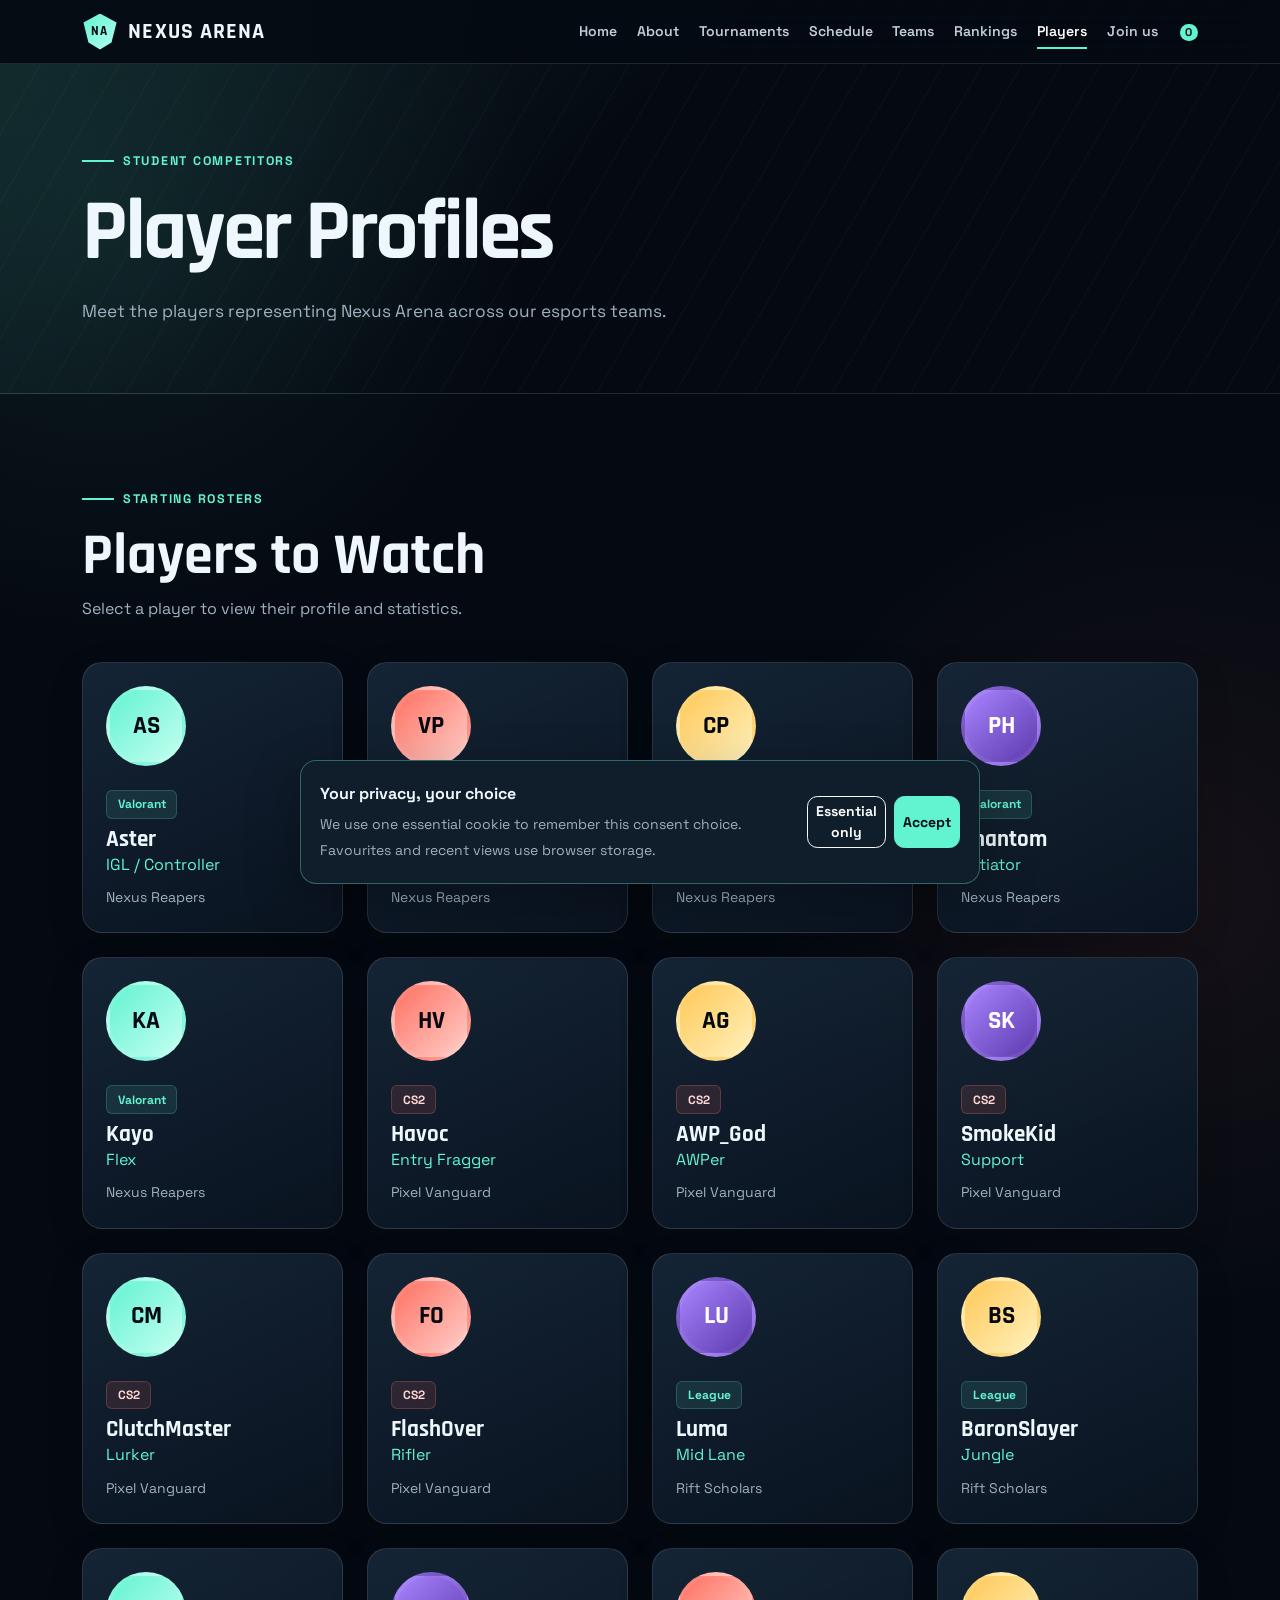
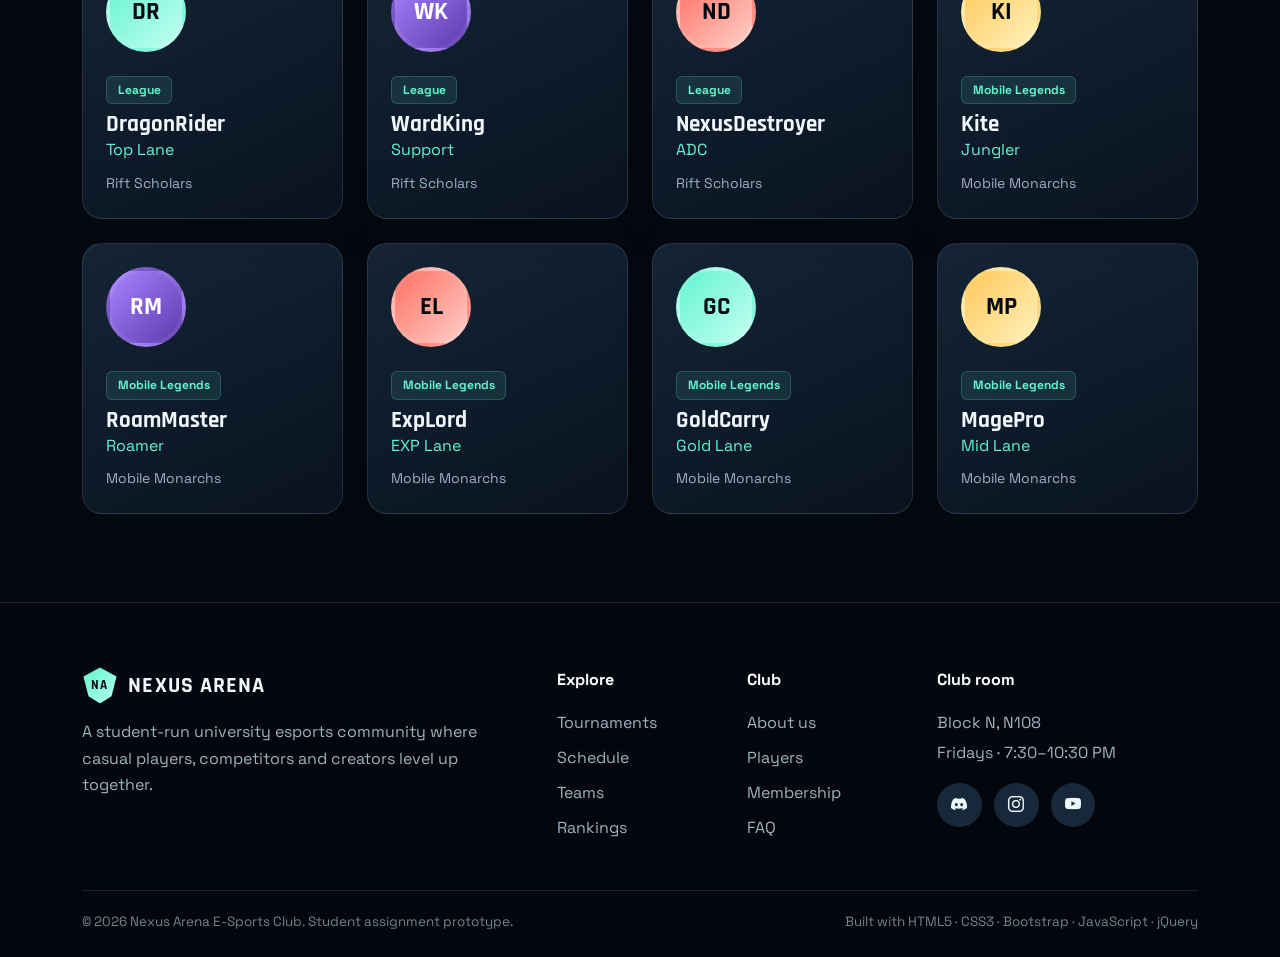
<file: players.html>
<!DOCTYPE html>
<html lang="en">

<head>
    <meta charset="UTF-8">
    <meta name="viewport" content="width=device-width, initial-scale=1.0">

    <meta name="description" content="Meet the players representing Nexus Arena across four esports teams.">

    <title>Players | Nexus Arena E-Sports Club</title>

    <!-- Google Fonts -->
    <link rel="preconnect" href="https://fonts.googleapis.com">
    <link rel="preconnect" href="https://fonts.gstatic.com" crossorigin>

    <link
        href="https://fonts.googleapis.com/css2?family=Rajdhani:wght@600;700&family=Space+Grotesk:wght@400;500;600;700&display=swap"
        rel="stylesheet">

    <!-- Bootstrap CSS -->
    <link href="https://cdn.jsdelivr.net/npm/bootstrap@5.3.3/dist/css/bootstrap.min.css" rel="stylesheet">

    <!-- Bootstrap Icons -->
    <link href="https://cdn.jsdelivr.net/npm/bootstrap-icons@1.11.3/font/bootstrap-icons.min.css" rel="stylesheet">

    <!-- Shared CSS -->
    <link rel="stylesheet" href="css/style.css">
</head>

<body>

    <!-- Skip Link -->
    <a class="skip-link" href="#mainContent">
        Skip to main content
    </a>

    <!-- Shared Navbar -->
    <header id="siteHeader"></header>

    <main id="mainContent">

        <!-- Page Hero -->
        <section class="page-hero">

            <div class="container">

                <span class="eyebrow">
                    Student Competitors
                </span>

                <h1>
                    Player Profiles
                </h1>

                <p>
                    Meet the players representing Nexus Arena
                    across our esports teams.
                </p>

            </div>

        </section>


        <!-- Player Section -->
        <section class="section">

            <div class="container">

                <!-- Recently Viewed Player -->
                <div class="alert alert-info d-none mb-4" data-recent-player role="status">

                    Recently viewed player:
                    <strong></strong>

                </div>


                <!-- Section Heading -->
                <div class="section-heading reveal">

                    <span class="eyebrow">
                        Starting Rosters
                    </span>

                    <h2>
                        Players to Watch
                    </h2>

                    <p>
                        Select a player to view their profile and statistics.
                    </p>

                </div>


                <!-- Player Cards -->
                <div class="row g-4">


                    <!-- Nexus Reapers -->
                    <div class="col-sm-6 col-lg-3 reveal">
                        <article class="gaming-card player-card h-100" tabindex="0" role="button"
                            data-player-name="Aster" data-handle="@aster_val" data-game="Valorant"
                            data-role="IGL / Controller" data-stat="1.24 K/D"
                            data-bio="Main shotcaller for Nexus Reapers.">
                            <div class="player-avatar">AS</div>
                            <span class="badge badge-soft mt-4">Valorant</span>
                            <h3 class="mt-2 mb-0">Aster</h3>
                            <p class="text-cyan mb-2">IGL / Controller</p>
                            <p class="text-muted-custom small mb-0">Nexus Reapers</p>
                        </article>
                    </div>

                    <div class="col-sm-6 col-lg-3 reveal">
                        <article class="gaming-card player-card h-100" tabindex="0" role="button"
                            data-player-name="Vipera" data-handle="@vipera_val" data-game="Valorant" data-role="Duelist"
                            data-stat="245 ACS" data-bio="Entry fragger known for explosive aggression.">
                            <div class="player-avatar avatar-coral">VP</div>
                            <span class="badge badge-soft mt-4">Valorant</span>
                            <h3 class="mt-2 mb-0">Vipera</h3>
                            <p class="text-cyan mb-2">Duelist</p>
                            <p class="text-muted-custom small mb-0">Nexus Reapers</p>
                        </article>
                    </div>

                    <div class="col-sm-6 col-lg-3 reveal">
                        <article class="gaming-card player-card h-100" tabindex="0" role="button"
                            data-player-name="Cipher" data-handle="@cipher_val" data-game="Valorant"
                            data-role="Sentinel" data-stat="78% KAST"
                            data-bio="Anchor specialist holding down defensive sites.">
                            <div class="player-avatar avatar-gold">CP</div>
                            <span class="badge badge-soft mt-4">Valorant</span>
                            <h3 class="mt-2 mb-0">Cipher</h3>
                            <p class="text-cyan mb-2">Sentinel</p>
                            <p class="text-muted-custom small mb-0">Nexus Reapers</p>
                        </article>
                    </div>

                    <div class="col-sm-6 col-lg-3 reveal">
                        <article class="gaming-card player-card h-100" tabindex="0" role="button"
                            data-player-name="Phantom" data-handle="@phantom_val" data-game="Valorant"
                            data-role="Initiator" data-stat="0.45 Assist/R"
                            data-bio="Sets up clean site takes with precise utility.">
                            <div class="player-avatar avatar-purple">PH</div>
                            <span class="badge badge-soft mt-4">Valorant</span>
                            <h3 class="mt-2 mb-0">Phantom</h3>
                            <p class="text-cyan mb-2">Initiator</p>
                            <p class="text-muted-custom small mb-0">Nexus Reapers</p>
                        </article>
                    </div>

                    <div class="col-sm-6 col-lg-3 reveal">
                        <article class="gaming-card player-card h-100" tabindex="0" role="button"
                            data-player-name="Kayo" data-handle="@kayo_val" data-game="Valorant" data-role="Flex"
                            data-stat="1.12 Rating" data-bio="Adaptable flex player bridging gaps in team comps.">
                            <div class="player-avatar">KA</div>
                            <span class="badge badge-soft mt-4">Valorant</span>
                            <h3 class="mt-2 mb-0">Kayo</h3>
                            <p class="text-cyan mb-2">Flex</p>
                            <p class="text-muted-custom small mb-0">Nexus Reapers</p>
                        </article>
                    </div>

                    <!-- Pixel Vanguard -->
                    <div class="col-sm-6 col-lg-3 reveal">
                        <article class="gaming-card player-card h-100" tabindex="0" role="button"
                            data-player-name="Havoc" data-handle="@havoc_cs" data-game="Counter-Strike 2"
                            data-role="Entry Fragger" data-stat="1.18 Rating"
                            data-bio="Aggressive space creator for CS2 team.">
                            <div class="player-avatar avatar-coral">HV</div>
                            <span class="badge badge-soft badge-coral mt-4">CS2</span>
                            <h3 class="mt-2 mb-0">Havoc</h3>
                            <p class="text-cyan mb-2">Entry Fragger</p>
                            <p class="text-muted-custom small mb-0">Pixel Vanguard</p>
                        </article>
                    </div>

                    <div class="col-sm-6 col-lg-3 reveal">
                        <article class="gaming-card player-card h-100" tabindex="0" role="button"
                            data-player-name="AWP_God" data-handle="@awpgod_cs" data-game="Counter-Strike 2"
                            data-role="AWPer" data-stat="1.32 Impact"
                            data-bio="Precision sniper holding crucial long angles.">
                            <div class="player-avatar avatar-gold">AG</div>
                            <span class="badge badge-soft badge-coral mt-4">CS2</span>
                            <h3 class="mt-2 mb-0">AWP_God</h3>
                            <p class="text-cyan mb-2">AWPer</p>
                            <p class="text-muted-custom small mb-0">Pixel Vanguard</p>
                        </article>
                    </div>

                    <div class="col-sm-6 col-lg-3 reveal">
                        <article class="gaming-card player-card h-100" tabindex="0" role="button"
                            data-player-name="SmokeKid" data-handle="@smokekid_cs" data-game="Counter-Strike 2"
                            data-role="Support" data-stat="75% KAST"
                            data-bio="Utility master laying down perfect lineups.">
                            <div class="player-avatar avatar-purple">SK</div>
                            <span class="badge badge-soft badge-coral mt-4">CS2</span>
                            <h3 class="mt-2 mb-0">SmokeKid</h3>
                            <p class="text-cyan mb-2">Support</p>
                            <p class="text-muted-custom small mb-0">Pixel Vanguard</p>
                        </article>
                    </div>

                    <div class="col-sm-6 col-lg-3 reveal">
                        <article class="gaming-card player-card h-100" tabindex="0" role="button"
                            data-player-name="ClutchMaster" data-handle="@clutch_cs" data-game="Counter-Strike 2"
                            data-role="Lurker" data-stat="1v2 Win 42%"
                            data-bio="Late-round specialist thriving under pressure.">
                            <div class="player-avatar">CM</div>
                            <span class="badge badge-soft badge-coral mt-4">CS2</span>
                            <h3 class="mt-2 mb-0">ClutchMaster</h3>
                            <p class="text-cyan mb-2">Lurker</p>
                            <p class="text-muted-custom small mb-0">Pixel Vanguard</p>
                        </article>
                    </div>

                    <div class="col-sm-6 col-lg-3 reveal">
                        <article class="gaming-card player-card h-100" tabindex="0" role="button"
                            data-player-name="FlashOver" data-handle="@flash_cs" data-game="Counter-Strike 2"
                            data-role="Rifler" data-stat="1.10 Rating" data-bio="Consistent secondary entry trader.">
                            <div class="player-avatar avatar-coral">FO</div>
                            <span class="badge badge-soft badge-coral mt-4">CS2</span>
                            <h3 class="mt-2 mb-0">FlashOver</h3>
                            <p class="text-cyan mb-2">Rifler</p>
                            <p class="text-muted-custom small mb-0">Pixel Vanguard</p>
                        </article>
                    </div>

                    <!-- Rift Scholars -->
                    <div class="col-sm-6 col-lg-3 reveal">
                        <article class="gaming-card player-card h-100" tabindex="0" role="button"
                            data-player-name="Luma" data-handle="@luma_lol" data-game="League of Legends"
                            data-role="Mid Lane" data-stat="4.8 KDA" data-bio="Control mage main and macro caller.">
                            <div class="player-avatar avatar-purple">LU</div>
                            <span class="badge badge-soft mt-4">League</span>
                            <h3 class="mt-2 mb-0">Luma</h3>
                            <p class="text-cyan mb-2">Mid Lane</p>
                            <p class="text-muted-custom small mb-0">Rift Scholars</p>
                        </article>
                    </div>

                    <div class="col-sm-6 col-lg-3 reveal">
                        <article class="gaming-card player-card h-100" tabindex="0" role="button"
                            data-player-name="BaronSlayer" data-handle="@baron_lol" data-game="League of Legends"
                            data-role="Jungle" data-stat="72% KP" data-bio="Objective hunter with high smite accuracy.">
                            <div class="player-avatar avatar-gold">BS</div>
                            <span class="badge badge-soft mt-4">League</span>
                            <h3 class="mt-2 mb-0">BaronSlayer</h3>
                            <p class="text-cyan mb-2">Jungle</p>
                            <p class="text-muted-custom small mb-0">Rift Scholars</p>
                        </article>
                    </div>

                    <div class="col-sm-6 col-lg-3 reveal">
                        <article class="gaming-card player-card h-100" tabindex="0" role="button"
                            data-player-name="DragonRider" data-handle="@dragon_lol" data-game="League of Legends"
                            data-role="Top Lane" data-stat="5.2 KDA" data-bio="Frontline tank and split-push threat.">
                            <div class="player-avatar">DR</div>
                            <span class="badge badge-soft mt-4">League</span>
                            <h3 class="mt-2 mb-0">DragonRider</h3>
                            <p class="text-cyan mb-2">Top Lane</p>
                            <p class="text-muted-custom small mb-0">Rift Scholars</p>
                        </article>
                    </div>

                    <div class="col-sm-6 col-lg-3 reveal">
                        <article class="gaming-card player-card h-100" tabindex="0" role="button"
                            data-player-name="WardKing" data-handle="@ward_lol" data-game="League of Legends"
                            data-role="Support" data-stat="2.8 Vision/Min"
                            data-bio="Vision control lead and primary engage.">
                            <div class="player-avatar avatar-purple">WK</div>
                            <span class="badge badge-soft mt-4">League</span>
                            <h3 class="mt-2 mb-0">WardKing</h3>
                            <p class="text-cyan mb-2">Support</p>
                            <p class="text-muted-custom small mb-0">Rift Scholars</p>
                        </article>
                    </div>

                    <div class="col-sm-6 col-lg-3 reveal">
                        <article class="gaming-card player-card h-100" tabindex="0" role="button"
                            data-player-name="NexusDestroyer" data-handle="@nexus_lol" data-game="League of Legends"
                            data-role="ADC" data-stat="650 DPM" data-bio="Late-game hypercarry damage dealer.">
                            <div class="player-avatar avatar-coral">ND</div>
                            <span class="badge badge-soft mt-4">League</span>
                            <h3 class="mt-2 mb-0">NexusDestroyer</h3>
                            <p class="text-cyan mb-2">ADC</p>
                            <p class="text-muted-custom small mb-0">Rift Scholars</p>
                        </article>
                    </div>

                    <!-- Mobile Monarchs -->
                    <div class="col-sm-6 col-lg-3 reveal">
                        <article class="gaming-card player-card h-100" tabindex="0" role="button"
                            data-player-name="Kite" data-handle="@kite_ml" data-game="Mobile Legends"
                            data-role="Jungler" data-stat="6.2 KDA"
                            data-bio="Reigning campus cup MVP and assassin main.">
                            <div class="player-avatar avatar-gold">KI</div>
                            <span class="badge badge-soft mt-4">Mobile Legends</span>
                            <h3 class="mt-2 mb-0">Kite</h3>
                            <p class="text-cyan mb-2">Jungler</p>
                            <p class="text-muted-custom small mb-0">Mobile Monarchs</p>
                        </article>
                    </div>

                    <div class="col-sm-6 col-lg-3 reveal">
                        <article class="gaming-card player-card h-100" tabindex="0" role="button"
                            data-player-name="RoamMaster" data-handle="@roam_ml" data-game="Mobile Legends"
                            data-role="Roamer" data-stat="78% KP"
                            data-bio="Aggressive shotcaller setting the match rhythm.">
                            <div class="player-avatar avatar-purple">RM</div>
                            <span class="badge badge-soft mt-4">Mobile Legends</span>
                            <h3 class="mt-2 mb-0">RoamMaster</h3>
                            <p class="text-cyan mb-2">Roamer</p>
                            <p class="text-muted-custom small mb-0">Mobile Monarchs</p>
                        </article>
                    </div>

                    <div class="col-sm-6 col-lg-3 reveal">
                        <article class="gaming-card player-card h-100" tabindex="0" role="button"
                            data-player-name="ExpLord" data-handle="@exp_ml" data-game="Mobile Legends"
                            data-role="EXP Lane" data-stat="4.5 KDA"
                            data-bio="Sustained fighter specialist in team fights.">
                            <div class="player-avatar avatar-coral">EL</div>
                            <span class="badge badge-soft mt-4">Mobile Legends</span>
                            <h3 class="mt-2 mb-0">ExpLord</h3>
                            <p class="text-cyan mb-2">EXP Lane</p>
                            <p class="text-muted-custom small mb-0">Mobile Monarchs</p>
                        </article>
                    </div>

                    <div class="col-sm-6 col-lg-3 reveal">
                        <article class="gaming-card player-card h-100" tabindex="0" role="button"
                            data-player-name="GoldCarry" data-handle="@gold_ml" data-game="Mobile Legends"
                            data-role="Gold Lane" data-stat="720 Gold/Min" data-bio="High-yield marksman carry.">
                            <div class="player-avatar">GC</div>
                            <span class="badge badge-soft mt-4">Mobile Legends</span>
                            <h3 class="mt-2 mb-0">GoldCarry</h3>
                            <p class="text-cyan mb-2">Gold Lane</p>
                            <p class="text-muted-custom small mb-0">Mobile Monarchs</p>
                        </article>
                    </div>

                    <div class="col-sm-6 col-lg-3 reveal">
                        <article class="gaming-card player-card h-100" tabindex="0" role="button"
                            data-player-name="MagePro" data-handle="@mage_ml" data-game="Mobile Legends"
                            data-role="Mid Lane" data-stat="5.0 KDA" data-bio="High burst mage providing team utility.">
                            <div class="player-avatar avatar-gold">MP</div>
                            <span class="badge badge-soft mt-4">Mobile Legends</span>
                            <h3 class="mt-2 mb-0">MagePro</h3>
                            <p class="text-cyan mb-2">Mid Lane</p>
                            <p class="text-muted-custom small mb-0">Mobile Monarchs</p>
                        </article>
                    </div>

                </div>

            </div>

        </section>


        <!-- ================================= -->
        <!-- PLAYER DETAIL MODAL -->
        <!-- ================================= -->

        <div class="modal fade" id="playerModal" tabindex="-1" aria-labelledby="playerModalLabel" aria-hidden="true">

            <div class="modal-dialog modal-dialog-centered">

                <div class="modal-content">

                    <!-- Modal Header -->
                    <div class="modal-header">

                        <h2 class="modal-title fs-3" id="playerModalLabel">

                            Player Profile

                        </h2>

                        <button type="button" class="btn-close" data-bs-dismiss="modal" aria-label="Close">
                        </button>

                    </div>


                    <!-- Modal Body -->
                    <div class="modal-body">

                        <p class="text-cyan" id="playerModalRole">
                        </p>

                        <p id="playerModalBio">
                        </p>

                        <div class="gaming-card">

                            <small class="text-muted-custom d-block">
                                Season Highlight
                            </small>

                            <strong class="fs-4 text-cyan" id="playerModalStat">
                            </strong>

                        </div>

                    </div>


                    <!-- Modal Footer -->
                    <div class="modal-footer">

                        <button type="button" class="btn btn-outline-light" data-bs-dismiss="modal">

                            Close

                        </button>

                        <a href="contact.html" class="btn btn-primary">

                            Play with us

                        </a>

                    </div>

                </div>

            </div>

        </div>

    </main>


    <!-- Shared Footer -->
    <div id="siteFooter"></div>


    <!-- jQuery -->
    <script src="https://code.jquery.com/jquery-3.7.1.min.js"></script>

    <!-- Bootstrap JavaScript -->
    <script src="https://cdn.jsdelivr.net/npm/bootstrap@5.3.3/dist/js/bootstrap.bundle.min.js"></script>

    <!-- Project JavaScript -->
    <script src="js/storage.js"></script>
    <script src="js/api.js"></script>
    <script src="js/main.js"></script>

</body>

</html>
</file>
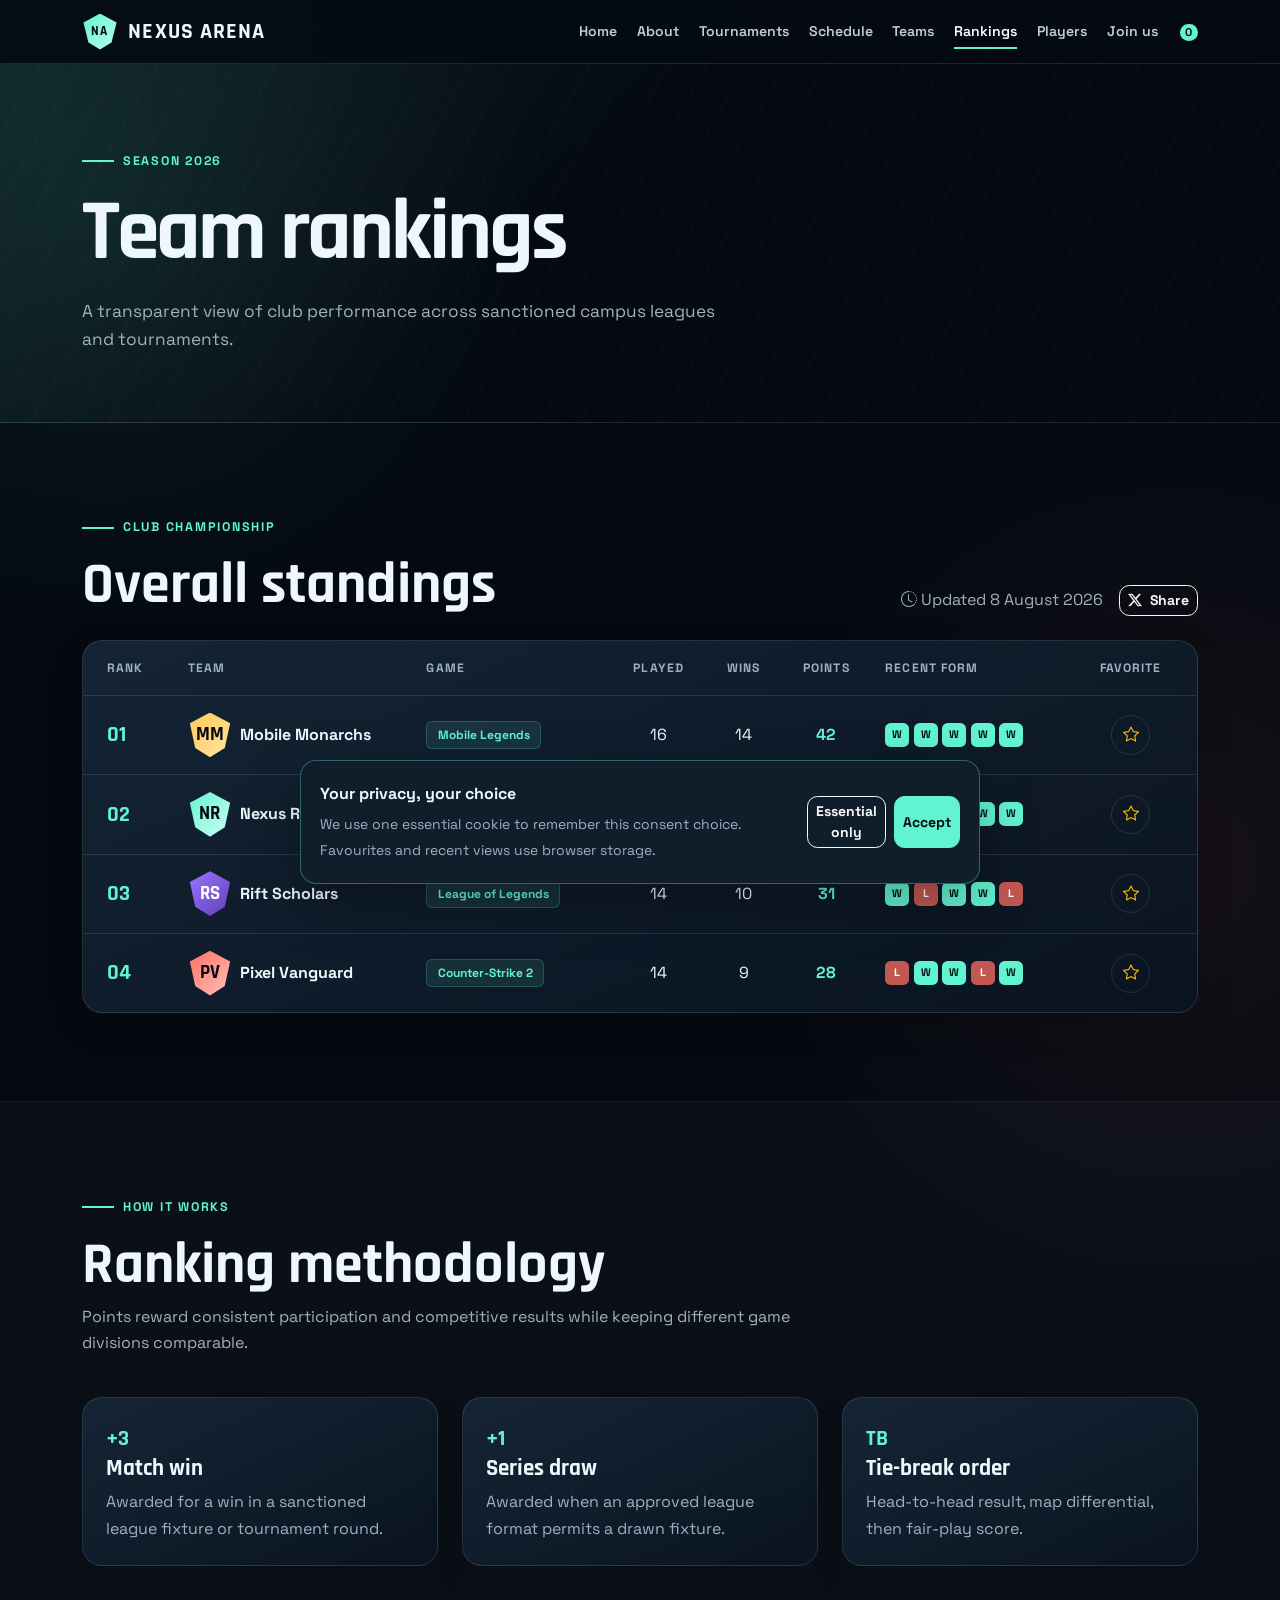
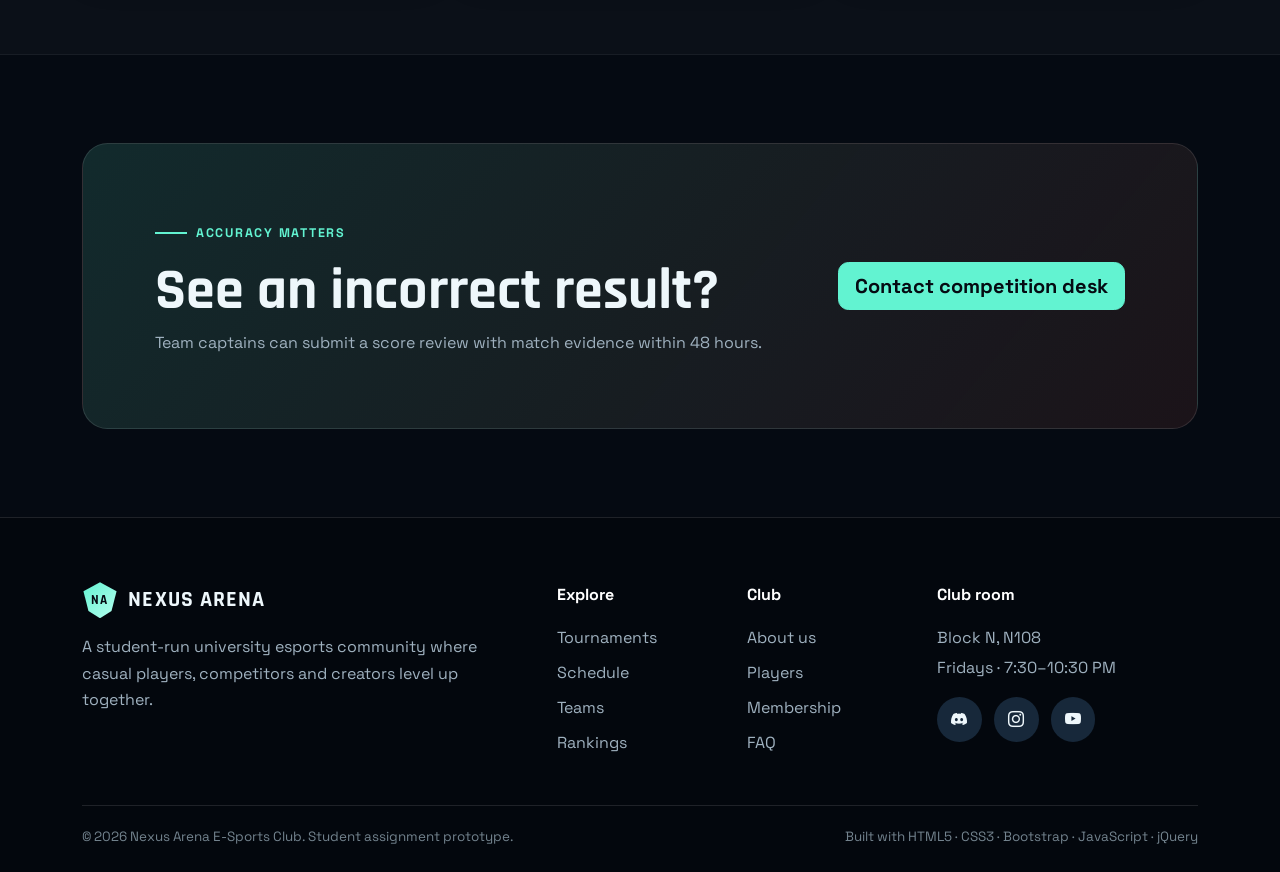
<file: rankings.html>
<!doctype html>
<html lang="en">

<head>
  <meta charset="utf-8">
  <meta name="viewport" content="width=device-width, initial-scale=1">
  <meta name="description" content="View Nexus Arena team rankings, recent form and fair ranking methodology.">
  <title>Rankings | Nexus Arena E-Sports Club</title>
  <link rel="icon" href="images/favicon.svg" type="image/svg+xml">
  <link rel="preconnect" href="https://fonts.googleapis.com">
  <link rel="preconnect" href="https://fonts.gstatic.com" crossorigin>
  <link
    href="https://fonts.googleapis.com/css2?family=Rajdhani:wght@600;700&family=Space+Grotesk:wght@400;500;600;700&display=swap"
    rel="stylesheet">
  <link href="https://cdn.jsdelivr.net/npm/bootstrap@5.3.3/dist/css/bootstrap.min.css" rel="stylesheet">
  <link href="https://cdn.jsdelivr.net/npm/bootstrap-icons@1.11.3/font/bootstrap-icons.min.css" rel="stylesheet">
  <link href="css/style.css" rel="stylesheet">
</head>

<body>
  <!-- 无障碍跳过链接 -->
  <a class="skip-link" href="#mainContent">Skip to main content</a>
  <header id="siteHeader"></header>

  <main id="mainContent">
    <!-- Hero Banner -->
    <section class="page-hero">
      <div class="container">
        <span class="eyebrow">Season 2026</span>
        <h1>Team rankings</h1>
        <p>A transparent view of club performance across sanctioned campus leagues and tournaments.</p>
      </div>
    </section>

    <!-- Rankings Table Section -->
    <section class="section">
      <div class="container">
        <div class="d-flex flex-column flex-md-row justify-content-between gap-3 align-items-md-end mb-4">
          <div>
            <span class="eyebrow">Club championship</span>
            <h2 class="mb-0">Overall standings</h2>
          </div>
          <div class="d-flex align-items-center gap-3">
            <p class="text-muted-custom mb-0"><i class="bi bi-clock-history me-1"></i>Updated 8 August 2026</p>
            <!-- 社交媒体分享插件 (Social Media Plugin 要求) -->
            <a href="https://twitter.com/intent/tweet?text=Check%20out%20Nexus%20Arena%20Team%20Rankings!"
              target="_blank" rel="noopener noreferrer" class="btn btn-sm btn-outline-light">
              <i class="bi bi-twitter-x me-1"></i> Share
            </a>
          </div>
        </div>

        <div class="table-responsive gaming-card p-0 reveal">
          <table class="table ranking-table align-middle mb-0">
            <caption class="visually-hidden">Nexus Arena club team standings for the 2026 season</caption>
            <thead>
              <tr>
                <th scope="col" class="ps-4">Rank</th>
                <th scope="col">Team</th>
                <th scope="col">Game</th>
                <th scope="col" class="text-center">Played</th>
                <th scope="col" class="text-center">Wins</th>
                <th scope="col" class="text-center">Points</th>
                <th scope="col">Recent form</th>
                <th scope="col" class="text-center pe-4">Favorite</th>
              </tr>
            </thead>
            <tbody>
              <!-- Team 1 -->
              <tr>
                <td class="ps-4"><span class="rank-number">01</span></td>
                <td>
                  <div class="team-banner d-flex align-items-center gap-2">
                    <div class="team-emblem emblem-gold" style="flex-basis:2.8rem">MM</div>
                    <strong>Mobile Monarchs</strong>
                  </div>
                </td>
                <td><span class="badge badge-soft">Mobile Legends</span></td>
                <td class="text-center">16</td>
                <td class="text-center">14</td>
                <td class="text-center"><strong class="text-cyan">42</strong></td>
                <td>
                  <div class="form-streak" aria-label="Five wins">
                    <span class="win" title="Win">W</span><span class="win" title="Win">W</span><span class="win"
                      title="Win">W</span><span class="win" title="Win">W</span><span class="win" title="Win">W</span>
                  </div>
                </td>
                <!-- 触发 Web Storage (localStorage) 交互按钮 -->
                <td class="text-center pe-4">
                  <button class="favorite-btn btn btn-link text-warning p-0" data-favorite-id="team-monarchs"
                    data-favorite-title="Mobile Monarchs (MLBB)" aria-label="Favorite Mobile Monarchs">
                    <i class="bi bi-star fs-5"></i>
                  </button>
                </td>
              </tr>

              <!-- Team 2 -->
              <tr>
                <td class="ps-4"><span class="rank-number">02</span></td>
                <td>
                  <div class="team-banner d-flex align-items-center gap-2">
                    <div class="team-emblem" style="flex-basis:2.8rem">NR</div>
                    <strong>Nexus Reapers</strong>
                  </div>
                </td>
                <td><span class="badge badge-soft">Valorant</span></td>
                <td class="text-center">15</td>
                <td class="text-center">12</td>
                <td class="text-center"><strong class="text-cyan">36</strong></td>
                <td>
                  <div class="form-streak" aria-label="Four wins and one loss">
                    <span class="win" title="Win">W</span><span class="win" title="Win">W</span><span class="loss"
                      title="Loss">L</span><span class="win" title="Win">W</span><span class="win" title="Win">W</span>
                  </div>
                </td>
                <td class="text-center pe-4">
                  <button class="favorite-btn btn btn-link text-warning p-0" data-favorite-id="team-reapers"
                    data-favorite-title="Nexus Reapers (Valorant)" aria-label="Favorite Nexus Reapers">
                    <i class="bi bi-star fs-5"></i>
                  </button>
                </td>
              </tr>

              <!-- Team 3 -->
              <tr>
                <td class="ps-4"><span class="rank-number">03</span></td>
                <td>
                  <div class="team-banner d-flex align-items-center gap-2">
                    <div class="team-emblem emblem-purple" style="flex-basis:2.8rem">RS</div>
                    <strong>Rift Scholars</strong>
                  </div>
                </td>
                <td><span class="badge badge-soft">League of Legends</span></td>
                <td class="text-center">14</td>
                <td class="text-center">10</td>
                <td class="text-center"><strong class="text-cyan">31</strong></td>
                <td>
                  <div class="form-streak" aria-label="Three wins and two losses">
                    <span class="win" title="Win">W</span><span class="loss" title="Loss">L</span><span class="win"
                      title="Win">W</span><span class="win" title="Win">W</span><span class="loss" title="Loss">L</span>
                  </div>
                </td>
                <td class="text-center pe-4">
                  <button class="favorite-btn btn btn-link text-warning p-0" data-favorite-id="team-scholars"
                    data-favorite-title="Rift Scholars (LoL)" aria-label="Favorite Rift Scholars">
                    <i class="bi bi-star fs-5"></i>
                  </button>
                </td>
              </tr>

              <!-- Team 4 -->
              <tr>
                <td class="ps-4"><span class="rank-number">04</span></td>
                <td>
                  <div class="team-banner d-flex align-items-center gap-2">
                    <div class="team-emblem emblem-coral" style="flex-basis:2.8rem">PV</div>
                    <strong>Pixel Vanguard</strong>
                  </div>
                </td>
                <td><span class="badge badge-soft">Counter-Strike 2</span></td>
                <td class="text-center">14</td>
                <td class="text-center">9</td>
                <td class="text-center"><strong class="text-cyan">28</strong></td>
                <td>
                  <div class="form-streak" aria-label="Three wins and two losses">
                    <span class="loss" title="Loss">L</span><span class="win" title="Win">W</span><span class="win"
                      title="Win">W</span><span class="loss" title="Loss">L</span><span class="win" title="Win">W</span>
                  </div>
                </td>
                <td class="text-center pe-4">
                  <button class="favorite-btn btn btn-link text-warning p-0" data-favorite-id="team-vanguard"
                    data-favorite-title="Pixel Vanguard (CS2)" aria-label="Favorite Pixel Vanguard">
                    <i class="bi bi-star fs-5"></i>
                  </button>
                </td>
              </tr>
            </tbody>
          </table>
        </div>
      </div>
    </section>

    <!-- Ranking Methodology Section -->
    <section class="section section-muted">
      <div class="container">
        <div class="section-heading reveal">
          <span class="eyebrow">How it works</span>
          <h2>Ranking methodology</h2>
          <p>Points reward consistent participation and competitive results while keeping different game divisions
            comparable.</p>
        </div>
        <div class="row g-4">
          <div class="col-md-4 reveal">
            <article class="gaming-card h-100">
              <span class="rank-number">+3</span>
              <h3>Match win</h3>
              <p class="text-muted-custom mb-0">Awarded for a win in a sanctioned league fixture or tournament round.
              </p>
            </article>
          </div>
          <div class="col-md-4 reveal">
            <article class="gaming-card h-100">
              <span class="rank-number">+1</span>
              <h3>Series draw</h3>
              <p class="text-muted-custom mb-0">Awarded when an approved league format permits a drawn fixture.</p>
            </article>
          </div>
          <div class="col-md-4 reveal">
            <article class="gaming-card h-100">
              <span class="rank-number">TB</span>
              <h3>Tie-break order</h3>
              <p class="text-muted-custom mb-0">Head-to-head result, map differential, then fair-play score.</p>
            </article>
          </div>
        </div>
      </div>
    </section>

    <!-- Contact Call To Action Section -->
    <section class="section">
      <div class="container">
        <div class="cta-panel reveal">
          <div class="row align-items-center g-4">
            <div class="col-lg-8">
              <span class="eyebrow">Accuracy matters</span>
              <h2 class="mb-2">See an incorrect result?</h2>
              <p class="text-muted-custom mb-0">Team captains can submit a score review with match evidence within 48
                hours.</p>
            </div>
            <div class="col-lg-4 text-lg-end">
              <a href="contact.html" class="btn btn-primary btn-lg">Contact competition desk</a>
            </div>
          </div>
        </div>
      </div>
    </section>
  </main>

  <div id="siteFooter"></div>

  <!-- Scripts -->
  <script src="https://code.jquery.com/jquery-3.7.1.min.js"></script>
  <script src="https://cdn.jsdelivr.net/npm/bootstrap@5.3.3/dist/js/bootstrap.bundle.min.js"></script>
  <script src="js/storage.js"></script>
  <script src="js/api.js"></script>
  <script src="js/main.js"></script>
</body>

</html>
</file>
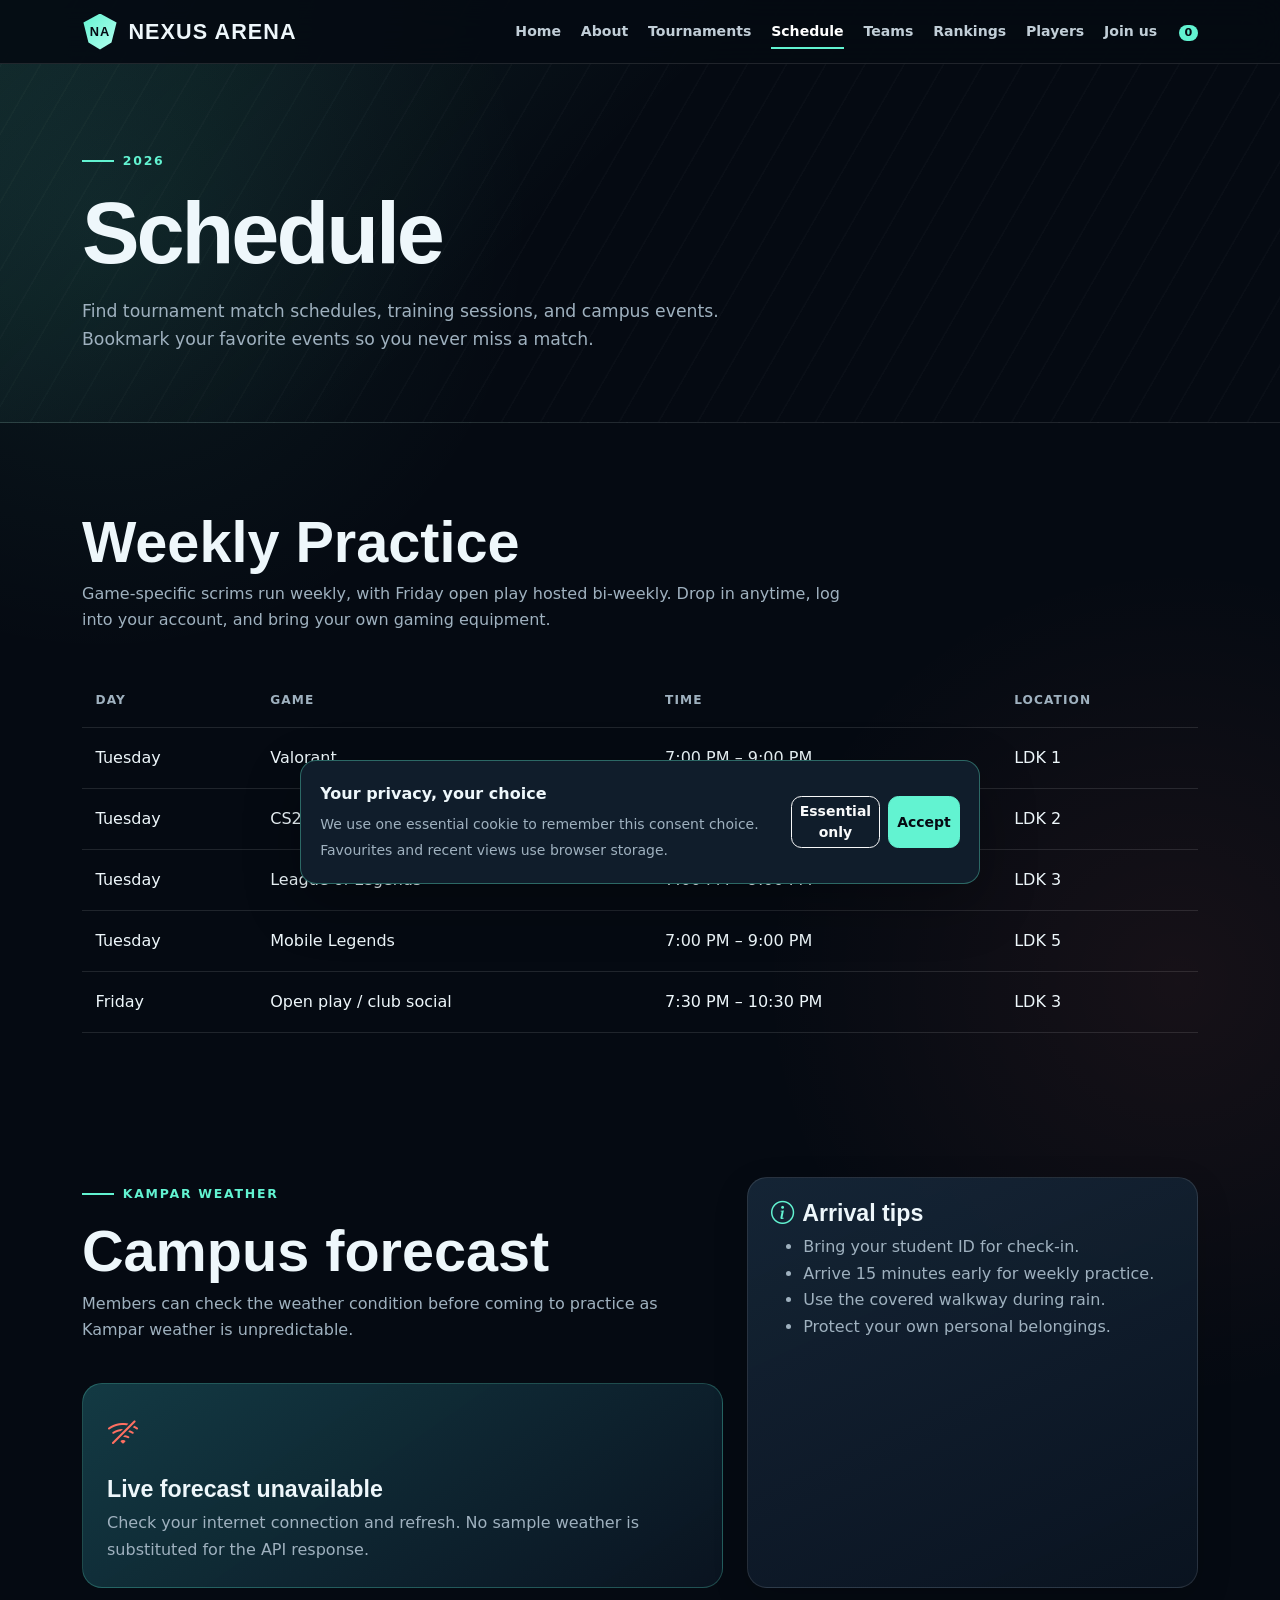
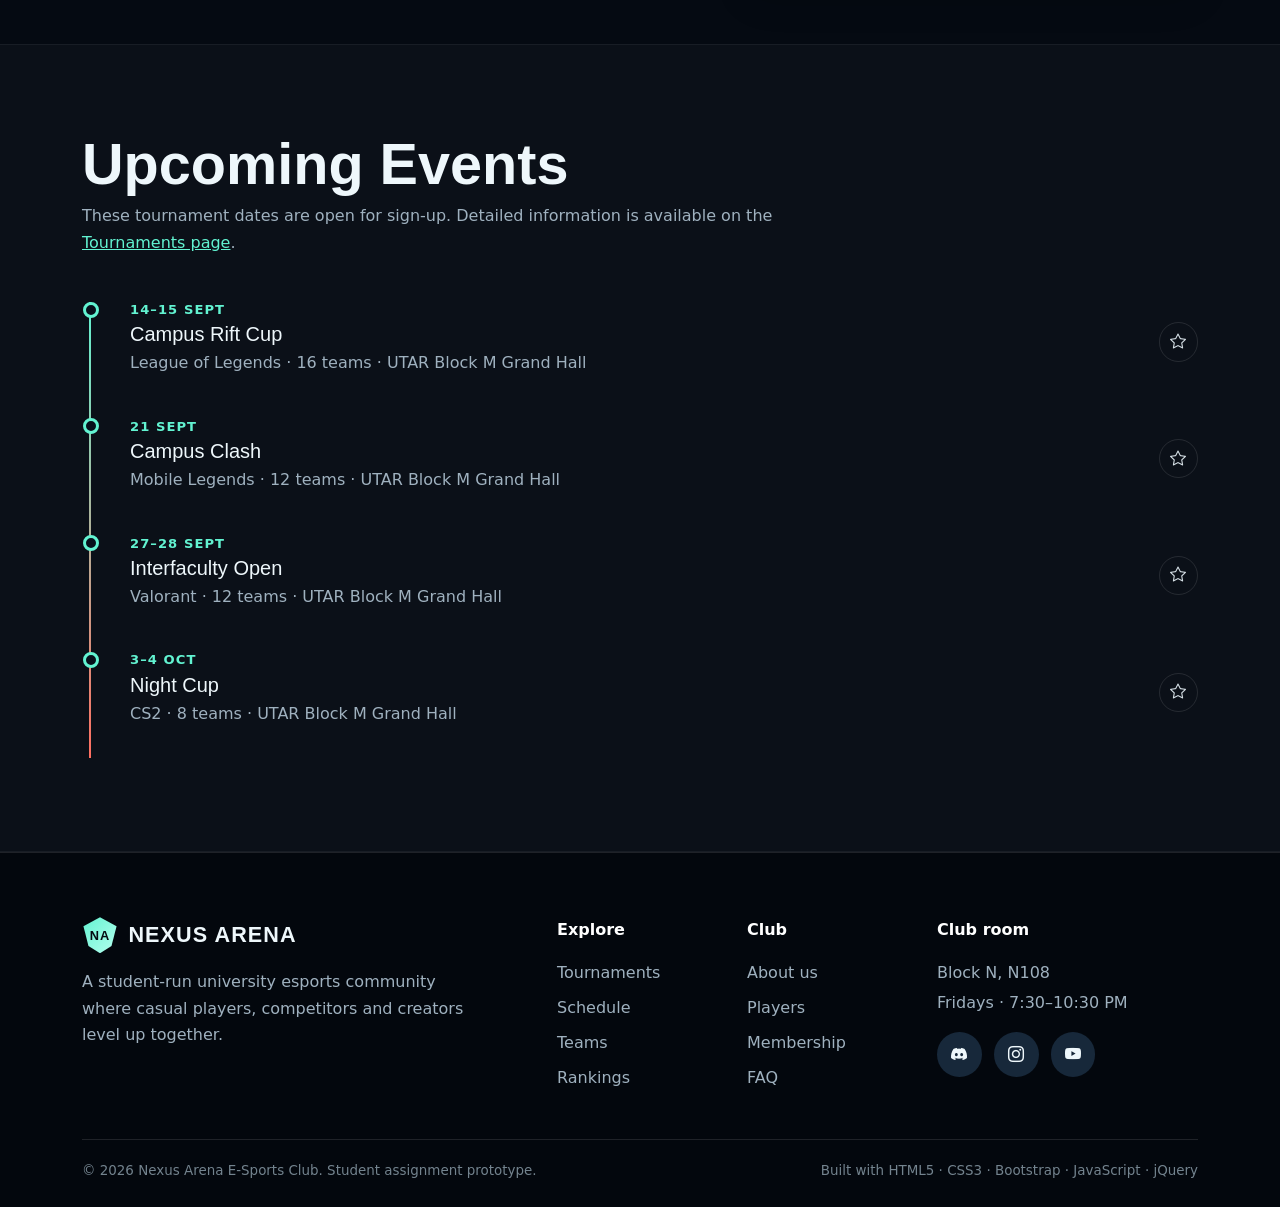
<file: schedule.html>
<!DOCTYPE html>
<html lang="en">

<head>
  <meta charset="UTF-8">
  <meta name="viewport" content="width=device-width, initial-scale=1.0">
  <title>Schedule | E-Sports Club</title>
  <!-- Bootstrap CSS -->
  <link href="https://cdn.jsdelivr.net/npm/bootstrap@5.3.3/dist/css/bootstrap.min.css" rel="stylesheet">
  <!-- Bootstrap Icons -->
  <link href="https://cdn.jsdelivr.net/npm/bootstrap-icons@1.11.3/font/bootstrap-icons.min.css" rel="stylesheet">
  <!-- Shared CSS -->
  <link rel="stylesheet" href="css/style.css">
</head>

<body>
  <header id="siteHeader"></header>


 <main id="mainContent">

  <!-- HERO SECTION -->
  <section class="page-hero">
    <div class="container">
      <span class="eyebrow">2026</span>
      <h1>Schedule</h1>
      <p>Find tournament match schedules, training sessions, and campus events. Bookmark your favorite events so you never miss a match.</p>
    </div>
  </section>

  <!-- WEEKLY PRACTICE SECTION -->
  <section class="section">
    <div class="container">
      <div class="section-heading">
        <h2>Weekly Practice</h2>
        <p>Game-specific scrims run weekly, with Friday open play hosted bi-weekly. Drop in anytime, log into your account, and bring your own gaming equipment.</p>
      </div>

      <div class="table-responsive">
        <table class="table ranking-table">
          <thead>
            <tr>
              <th>Day</th>
              <th>Game</th>
              <th>Time</th>
              <th>Location</th>
            </tr>
          </thead>
          <tbody>
            <tr>
              <td>Tuesday</td>
              <td>Valorant</td>
              <td>7:00 PM – 9:00 PM</td>
              <td>LDK 1</td>
            </tr>
            <tr>
              <td>Tuesday</td>
              <td>CS2</td>
              <td>7:00 PM – 9:00 PM</td>
              <td>LDK 2</td>
            </tr>
            <tr>
              <td>Tuesday</td>
              <td>League of Legends</td>
              <td>7:00 PM – 9:00 PM</td>
              <td>LDK 3</td>
            </tr>
            <tr>
              <td>Tuesday</td>
              <td>Mobile Legends</td>
              <td>7:00 PM – 9:00 PM</td>
              <td>LDK 5</td>
            </tr>
            <tr>
              <td>Friday</td>
              <td>Open play / club social</td>
              <td>7:30 PM – 10:30 PM</td>
              <td>LDK 3</td>
            </tr>
          </tbody>
        </table>
      </div>
    </div>
  </section>


  <!-- CAMPUS FORECAST SECTION, LIVE WEATHER FROM OPEN-METEO VIA js/api.js -->
  <!-- data-weather-widget is picked up automatically by api.js on page load, no extra script needed here -->
  <section class="section-tight">
    <div class="container">
      <div class="row g-4 justify-content-center">
        <div class="col-lg-7">
          <div class="section-heading">
            <span class="eyebrow">Kampar Weather</span>
            <h2>Campus forecast</h2>
            <p>Members can check the weather condition before coming to practice as Kampar weather is unpredictable.</p>
          </div>
          <div class="weather-panel" data-weather-widget aria-live="polite">
            <div class="loading-shimmer"><span class="visually-hidden">Loading live weather</span></div>
          </div>
        </div>
        <div class="col-lg-5">
          <div class="gaming-card h-100">
            <h3><i class="bi bi-info-circle text-cyan me-2"></i>Arrival tips</h3>
            <ul class="text-muted-custom mb-0">
              <li>Bring your student ID for check-in.</li>
              <li>Arrive 15 minutes early for weekly practice.</li>
              <li>Use the covered walkway during rain.</li>
              <li>Protect your own personal belongings.</li>
            </ul>
          </div>
        </div>
      </div>
    </div>
  </section>


  <!-- UPCOMING EVENTS SECTION -->
  <section class="section section-muted">
    <div class="container">
      <div class="section-heading">
        <h2>Upcoming Events</h2>
        <p>These tournament dates are open for sign-up. Detailed information is available on the <a href="tournaments.html">Tournaments page</a>.</p>
      </div>

      <div class="timeline">
        <div class="timeline-item">
          <time datetime="2026-09-14">14–15 Sept</time>
          <div class="d-flex justify-content-between align-items-start">
            <div>
              <h3 class="h5 mb-1">Campus Rift Cup</h3>
              <p class="text-muted-custom mb-0">League of Legends · 16 teams · UTAR Block M Grand Hall</p>
            </div>
            <button class="favorite-btn" data-favorite-type="event" data-favorite-id="rift-cup" aria-pressed="false" title="Add to favourites"><i class="bi bi-star"></i></button>
          </div>
        </div>

        <div class="timeline-item">
          <time datetime="2026-09-21">21 Sept</time>
          <div class="d-flex justify-content-between align-items-start">
            <div>
              <h3 class="h5 mb-1">Campus Clash</h3>
              <p class="text-muted-custom mb-0">Mobile Legends · 12 teams · UTAR Block M Grand Hall</p>
            </div>
            <button class="favorite-btn" data-favorite-type="event" data-favorite-id="grand-slam" aria-pressed="false" title="Add to favourites"><i class="bi bi-star"></i></button>
          </div>
        </div>

        <div class="timeline-item">
          <time datetime="2026-09-27">27–28 Sept</time>
          <div class="d-flex justify-content-between align-items-start">
            <div>
              <h3 class="h5 mb-1">Interfaculty Open</h3>
              <p class="text-muted-custom mb-0">Valorant · 12 teams · UTAR Block M Grand Hall</p>
            </div>
            <button class="favorite-btn" data-favorite-type="event" data-favorite-id="spike-rush" aria-pressed="false" title="Add to favourites"><i class="bi bi-star"></i></button>
          </div>
        </div>

        <div class="timeline-item">
          <time datetime="2026-10-03">3–4 Oct</time>
          <div class="d-flex justify-content-between align-items-start">
            <div>
              <h3 class="h5 mb-1">Night Cup</h3>
              <p class="text-muted-custom mb-0">CS2 · 8 teams · UTAR Block M Grand Hall</p>
            </div>
            <button class="favorite-btn" data-favorite-type="event" data-favorite-id="bomb-squad" aria-pressed="false" title="Add to favourites"><i class="bi bi-star"></i></button>
          </div>
        </div>
      </div>
    </div>
  </section>


</main>


  <div id="siteFooter"></div>
  <!-- jQuery -->
  <script src="https://code.jquery.com/jquery-3.7.1.min.js"></script>
  <!-- Bootstrap JS -->
  <script src="https://cdn.jsdelivr.net/npm/bootstrap@5.3.3/dist/js/bootstrap.bundle.min.js"></script>
  <!-- Shared JavaScript -->
  <!-- storage.js has to load before main.js because main.js calls functions from it on page load -->
  <script src="js/storage.js"></script>
  <!-- api.js powers the Campus forecast panel above, it fills in [data-weather-widget] automatically -->
  <script src="js/api.js"></script>
  <script src="js/main.js"></script>
</body>

</html>
</file>
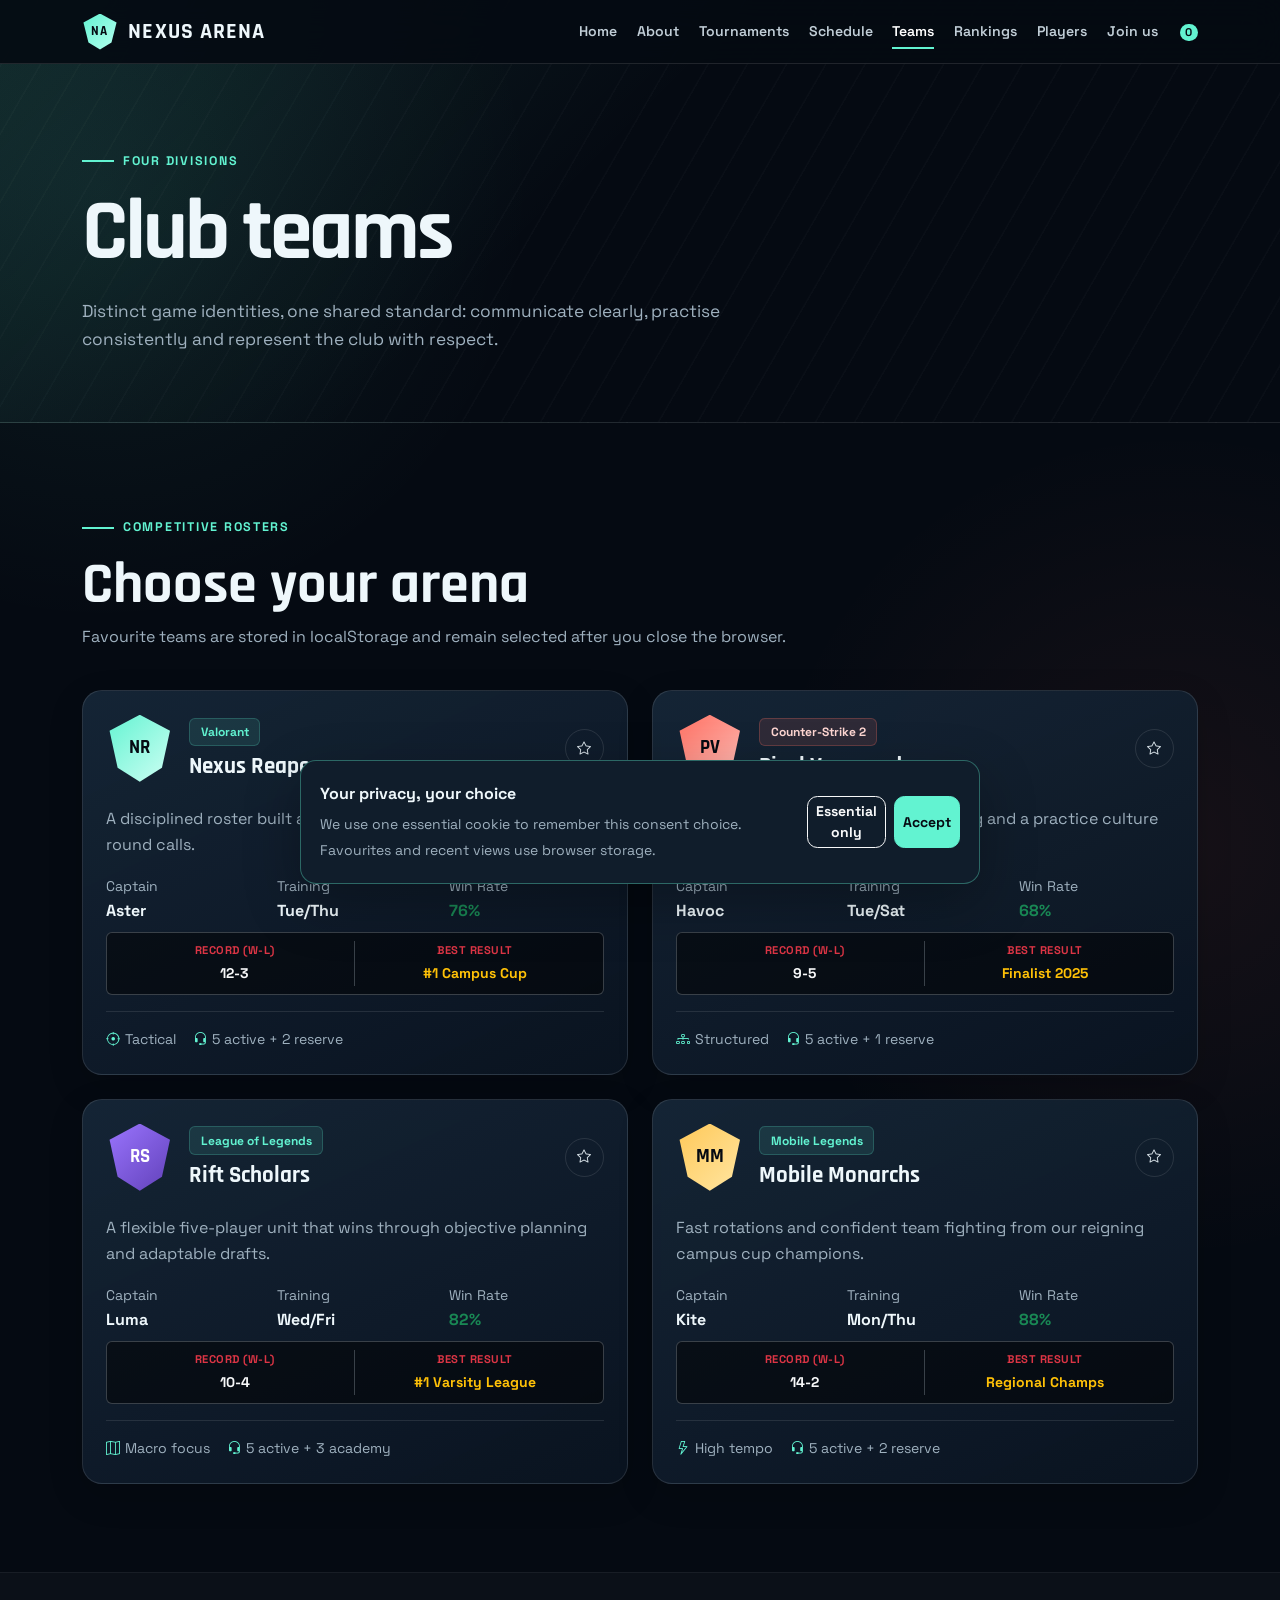
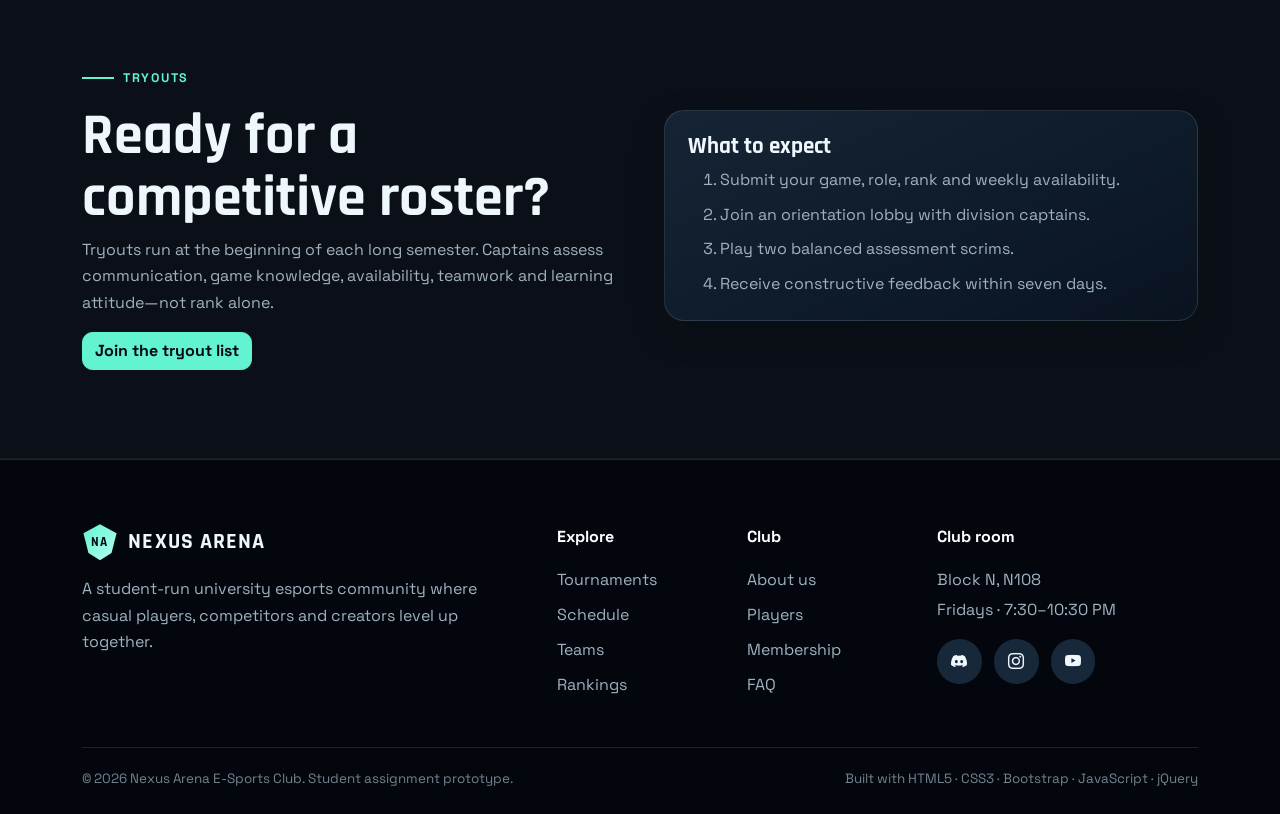
<file: teams.html>
<!doctype html>
<html lang="en">

<head>
  <meta charset="utf-8">
  <meta name="viewport" content="width=device-width, initial-scale=1">
  <meta name="description" content="Meet the four competitive game divisions of Nexus Arena university esports club.">
  <title>Teams | Nexus Arena E-Sports Club</title>
  <link rel="icon" href="images/favicon.svg" type="image/svg+xml">
  <link rel="preconnect" href="https://fonts.googleapis.com">
  <link rel="preconnect" href="https://fonts.gstatic.com" crossorigin>
  <link
    href="https://fonts.googleapis.com/css2?family=Rajdhani:wght@600;700&family=Space+Grotesk:wght@400;500;600;700&display=swap"
    rel="stylesheet">
  <link href="https://cdn.jsdelivr.net/npm/bootstrap@5.3.3/dist/css/bootstrap.min.css" rel="stylesheet">
  <link href="https://cdn.jsdelivr.net/npm/bootstrap-icons@1.11.3/font/bootstrap-icons.min.css" rel="stylesheet">
  <link href="css/style.css" rel="stylesheet">
</head>

<body>
  <a class="skip-link" href="#mainContent">Skip to main content</a>
  <header id="siteHeader"></header>

  <main id="mainContent">
    <section class="page-hero">
      <div class="container">
        <span class="eyebrow">Four divisions</span>
        <h1>Club teams</h1>
        <p>Distinct game identities, one shared standard: communicate clearly, practise consistently and represent the
          club with respect.</p>
      </div>
    </section>

    <section class="section">
      <div class="container">
        <div class="section-heading reveal">
          <span class="eyebrow">Competitive rosters</span>
          <h2>Choose your arena</h2>
          <p>Favourite teams are stored in localStorage and remain selected after you close the browser.</p>
        </div>

        <div class="row g-4">
          <!-- 1. Valorant Division: Nexus Reapers -->
          <div class="col-md-6 reveal">
            <article class="gaming-card">
              <div class="team-banner">
                <div class="team-emblem">NR</div>
                <div class="flex-grow-1">
                  <span class="badge badge-soft">Valorant</span>
                  <h3 class="mt-2 mb-0">Nexus Reapers</h3>
                </div>
                <button class="favorite-btn btn btn-sm btn-outline-warning" data-favorite-id="team-reapers"
                  data-favorite-title="Nexus Reapers (Valorant)" aria-label="Favourite Nexus Reapers"
                  aria-pressed="false">
                  <i class="bi bi-star"></i>
                </button>
              </div>
              <p class="text-muted-custom mt-4">A disciplined roster built around layered utility and calm late-round
                calls.</p>

              <div class="row g-3">
                <div class="col-4"><small class="text-muted-custom d-block">Captain</small><strong>Aster</strong></div>
                <div class="col-4"><small class="text-muted-custom d-block">Training</small><strong>Tue/Thu</strong>
                </div>
                <div class="col-4"><small class="text-muted-custom d-block">Win Rate</small><strong
                    class="text-success">76%</strong></div>
              </div>

              <div class="p-2 my-2 bg-black bg-opacity-50 rounded border border-secondary border-opacity-50">
                <div class="row text-center g-0">
                  <div class="col-6 border-end border-secondary border-opacity-50">
                    <span class="d-block text-danger style-micro fw-bold">RECORD (W-L)</span>
                    <strong class="text-light small">12-3</strong>
                  </div>
                  <div class="col-6">
                    <span class="d-block text-danger style-micro fw-bold">BEST RESULT</span>
                    <strong class="text-warning small">#1 Campus Cup</strong>
                  </div>
                </div>
              </div>

              <hr class="border-secondary">
              <div class="meta-row">
                <span><i class="bi bi-crosshair"></i>Tactical</span>
                <span><i class="bi bi-headset"></i>5 active + 2 reserve</span>
              </div>
            </article>
          </div>

          <!-- 2. Counter-Strike 2 Division: Pixel Vanguard -->
          <div class="col-md-6 reveal">
            <article class="gaming-card">
              <div class="team-banner">
                <div class="team-emblem emblem-coral">PV</div>
                <div class="flex-grow-1">
                  <span class="badge badge-soft badge-coral">Counter-Strike 2</span>
                  <h3 class="mt-2 mb-0">Pixel Vanguard</h3>
                </div>
                <button class="favorite-btn btn btn-sm btn-outline-warning" data-favorite-id="team-vanguard"
                  data-favorite-title="Pixel Vanguard (CS2)" aria-label="Favourite Pixel Vanguard"
                  aria-pressed="false">
                  <i class="bi bi-star"></i>
                </button>
              </div>
              <p class="text-muted-custom mt-4">Methodical map control, patient trading and a practice culture shaped by
                review.</p>

              <div class="row g-3">
                <div class="col-4"><small class="text-muted-custom d-block">Captain</small><strong>Havoc</strong></div>
                <div class="col-4"><small class="text-muted-custom d-block">Training</small><strong>Tue/Sat</strong>
                </div>
                <div class="col-4"><small class="text-muted-custom d-block">Win Rate</small><strong
                    class="text-success">68%</strong></div>
              </div>

              <div class="p-2 my-2 bg-black bg-opacity-50 rounded border border-secondary border-opacity-50">
                <div class="row text-center g-0">
                  <div class="col-6 border-end border-secondary border-opacity-50">
                    <span class="d-block text-danger style-micro fw-bold">RECORD (W-L)</span>
                    <strong class="text-light small">9-5</strong>
                  </div>
                  <div class="col-6">
                    <span class="d-block text-danger style-micro fw-bold">BEST RESULT</span>
                    <strong class="text-warning small">Finalist 2025</strong>
                  </div>
                </div>
              </div>

              <hr class="border-secondary">
              <div class="meta-row">
                <span><i class="bi bi-diagram-3"></i>Structured</span>
                <span><i class="bi bi-headset"></i>5 active + 1 reserve</span>
              </div>
            </article>
          </div>

          <!-- 3. League of Legends Division: Rift Scholars -->
          <div class="col-md-6 reveal">
            <article class="gaming-card">
              <div class="team-banner">
                <div class="team-emblem emblem-purple">RS</div>
                <div class="flex-grow-1">
                  <span class="badge badge-soft">League of Legends</span>
                  <h3 class="mt-2 mb-0">Rift Scholars</h3>
                </div>
                <button class="favorite-btn btn btn-sm btn-outline-warning" data-favorite-id="team-scholars"
                  data-favorite-title="Rift Scholars (LoL)" aria-label="Favourite Rift Scholars" aria-pressed="false">
                  <i class="bi bi-star"></i>
                </button>
              </div>
              <p class="text-muted-custom mt-4">A flexible five-player unit that wins through objective planning and
                adaptable drafts.</p>

              <div class="row g-3">
                <div class="col-4"><small class="text-muted-custom d-block">Captain</small><strong>Luma</strong></div>
                <div class="col-4"><small class="text-muted-custom d-block">Training</small><strong>Wed/Fri</strong>
                </div>
                <div class="col-4"><small class="text-muted-custom d-block">Win Rate</small><strong
                    class="text-success">82%</strong></div>
              </div>

              <div class="p-2 my-2 bg-black bg-opacity-50 rounded border border-secondary border-opacity-50">
                <div class="row text-center g-0">
                  <div class="col-6 border-end border-secondary border-opacity-50">
                    <span class="d-block text-danger style-micro fw-bold">RECORD (W-L)</span>
                    <strong class="text-light small">10-4</strong>
                  </div>
                  <div class="col-6">
                    <span class="d-block text-danger style-micro fw-bold">BEST RESULT</span>
                    <strong class="text-warning small">#1 Varsity League</strong>
                  </div>
                </div>
              </div>

              <hr class="border-secondary">
              <div class="meta-row">
                <span><i class="bi bi-map"></i>Macro focus</span>
                <span><i class="bi bi-headset"></i>5 active + 3 academy</span>
              </div>
            </article>
          </div>

          <!-- 4. Mobile Legends Division: Mobile Monarchs -->
          <div class="col-md-6 reveal">
            <article class="gaming-card">
              <div class="team-banner">
                <div class="team-emblem emblem-gold">MM</div>
                <div class="flex-grow-1">
                  <span class="badge badge-soft">Mobile Legends</span>
                  <h3 class="mt-2 mb-0">Mobile Monarchs</h3>
                </div>
                <button class="favorite-btn btn btn-sm btn-outline-warning" data-favorite-id="team-monarchs"
                  data-favorite-title="Mobile Monarchs (MLBB)" aria-label="Favourite Mobile Monarchs"
                  aria-pressed="false">
                  <i class="bi bi-star"></i>
                </button>
              </div>
              <p class="text-muted-custom mt-4">Fast rotations and confident team fighting from our reigning campus cup
                champions.</p>

              <div class="row g-3">
                <div class="col-4"><small class="text-muted-custom d-block">Captain</small><strong>Kite</strong></div>
                <div class="col-4"><small class="text-muted-custom d-block">Training</small><strong>Mon/Thu</strong>
                </div>
                <div class="col-4"><small class="text-muted-custom d-block">Win Rate</small><strong
                    class="text-success">88%</strong></div>
              </div>

              <div class="p-2 my-2 bg-black bg-opacity-50 rounded border border-secondary border-opacity-50">
                <div class="row text-center g-0">
                  <div class="col-6 border-end border-secondary border-opacity-50">
                    <span class="d-block text-danger style-micro fw-bold">RECORD (W-L)</span>
                    <strong class="text-light small">14-2</strong>
                  </div>
                  <div class="col-6">
                    <span class="d-block text-danger style-micro fw-bold">BEST RESULT</span>
                    <strong class="text-warning small">Regional Champs</strong>
                  </div>
                </div>
              </div>

              <hr class="border-secondary">
              <div class="meta-row">
                <span><i class="bi bi-lightning"></i>High tempo</span>
                <span><i class="bi bi-headset"></i>5 active + 2 reserve</span>
              </div>
            </article>
          </div>
        </div>
      </div>
    </section>

    <!-- Tryouts 区域 -->
    <section class="section section-muted">
      <div class="container">
        <div class="row align-items-center g-5">
          <div class="col-lg-6 reveal">
            <span class="eyebrow">Tryouts</span>
            <h2>Ready for a competitive roster?</h2>
            <p class="text-muted-custom">Tryouts run at the beginning of each long semester. Captains assess
              communication, game knowledge, availability, teamwork and learning attitude—not rank alone.</p>
            <a class="btn btn-primary" href="contact.html">Join the tryout list</a>
          </div>
          <div class="col-lg-6">
            <div class="gaming-card reveal">
              <h3>What to expect</h3>
              <ol class="text-muted-custom mb-0">
                <li class="mb-2">Submit your game, role, rank and weekly availability.</li>
                <li class="mb-2">Join an orientation lobby with division captains.</li>
                <li class="mb-2">Play two balanced assessment scrims.</li>
                <li>Receive constructive feedback within seven days.</li>
              </ol>
            </div>
          </div>
        </div>
      </div>
    </section>
  </main>

  <div id="siteFooter"></div>

  <style>
    .style-micro {
      font-size: 0.7rem;
      letter-spacing: 0.5px;
    }
  </style>

  <script src="https://code.jquery.com/jquery-3.7.1.min.js"></script>
  <script src="https://cdn.jsdelivr.net/npm/bootstrap@5.3.3/dist/js/bootstrap.bundle.min.js"></script>
  <script src="js/storage.js"></script>
  <script src="js/api.js"></script>
  <script src="js/main.js"></script>
</body>

</html>
</file>
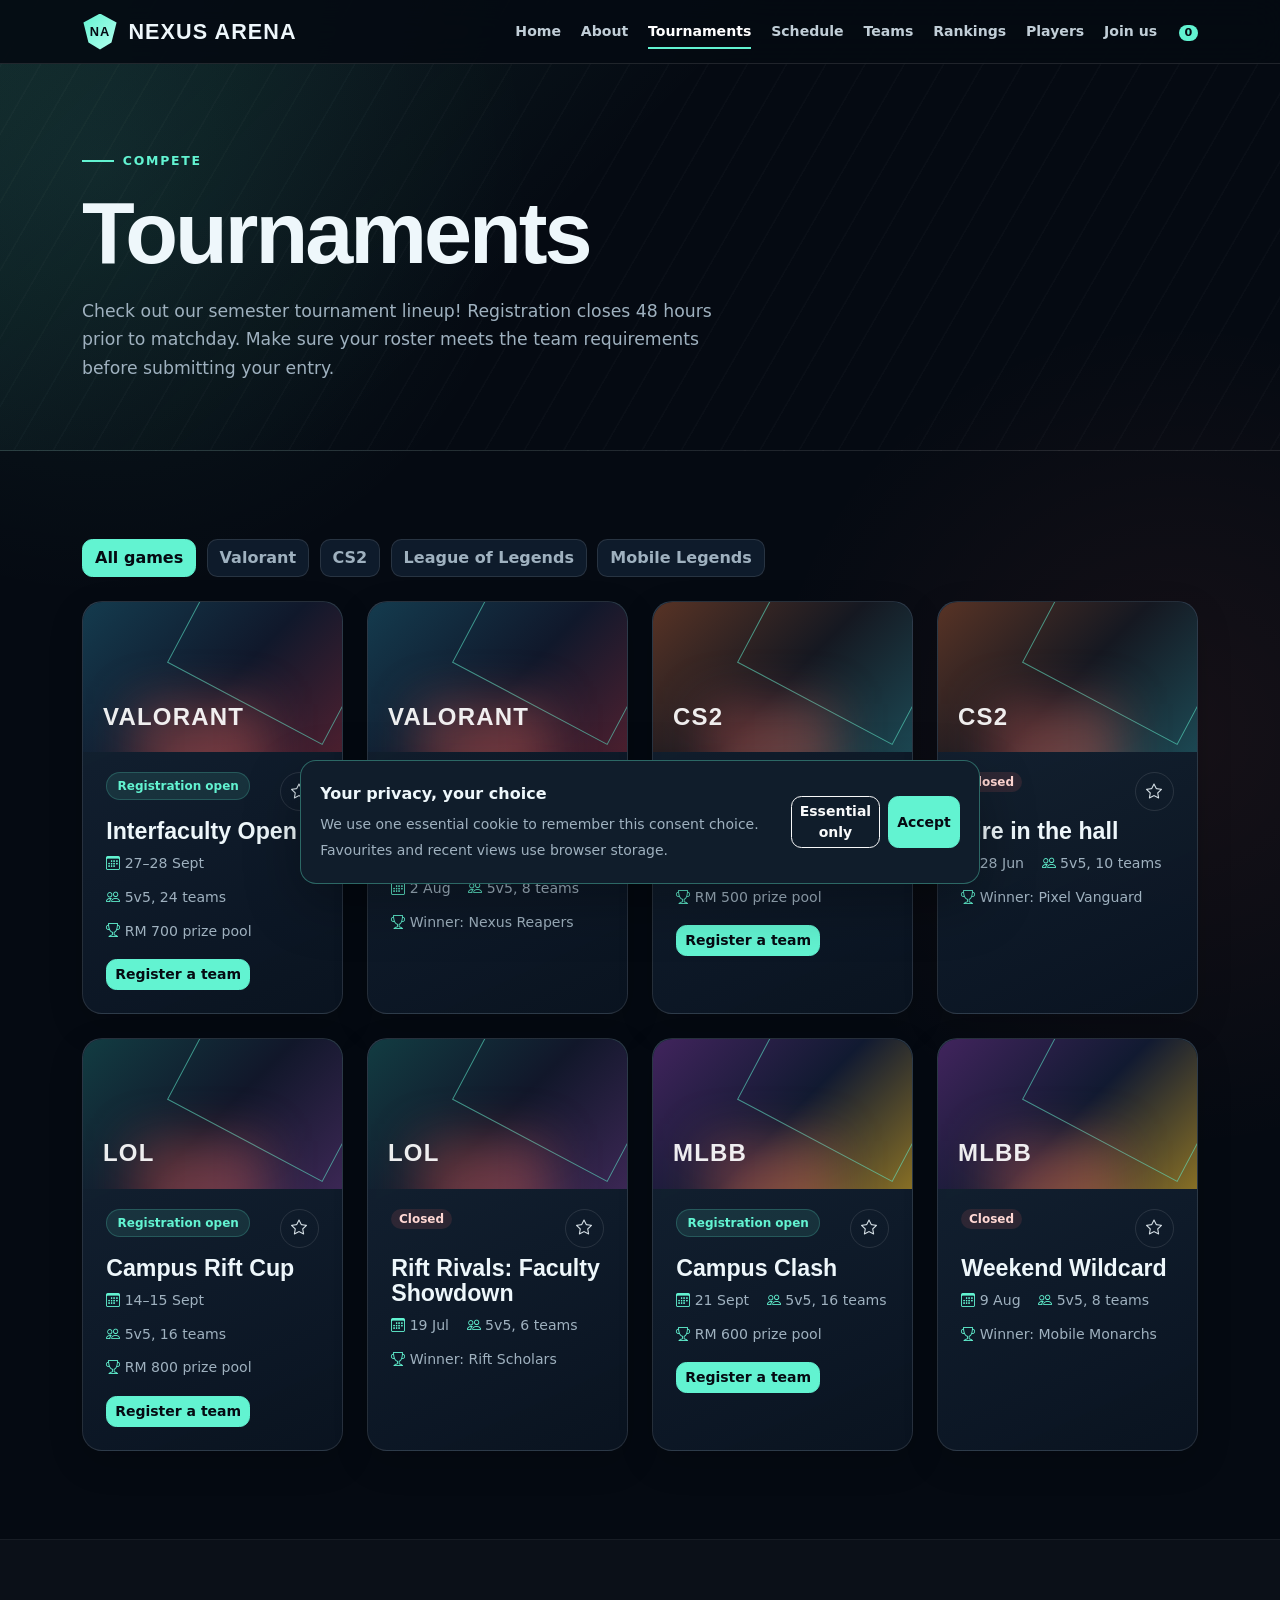
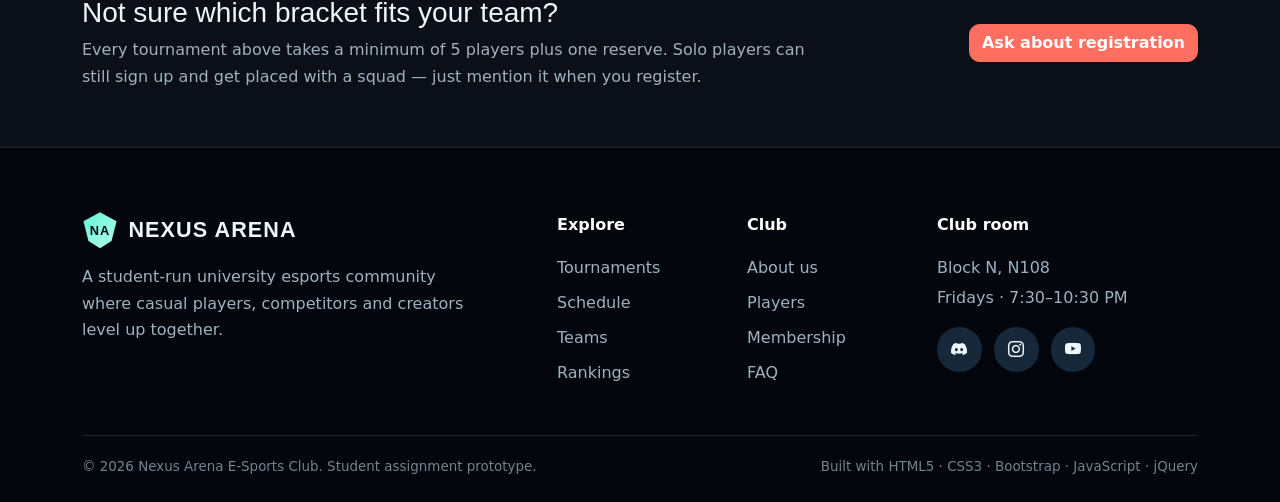
<file: tournaments.html>
<!DOCTYPE html>
<html lang="en">

<head>
  <meta charset="UTF-8">
  <meta name="viewport" content="width=device-width, initial-scale=1.0">
  <title>Tournaments | E-Sports Club</title>
  <!-- Bootstrap CSS -->
  <link href="https://cdn.jsdelivr.net/npm/bootstrap@5.3.3/dist/css/bootstrap.min.css" rel="stylesheet">
  <!-- Bootstrap Icons -->
  <link href="https://cdn.jsdelivr.net/npm/bootstrap-icons@1.11.3/font/bootstrap-icons.min.css" rel="stylesheet">
  <!-- Shared CSS -->
  <link rel="stylesheet" href="css/style.css">
</head>

<body>
  <header id="siteHeader"></header>

  
  <main id="mainContent">

    <!-- INTRO PART AT VERY TOP -->
    <section class="page-hero">
      <div class="container">
        <span class="eyebrow">Compete</span>
        <h1>Tournaments</h1>
        <p>Check out our semester tournament lineup! Registration closes 48 hours prior to matchday. Make sure your roster meets the team requirements before submitting your entry.</p>
      </div>
    </section>

    <section class="section">
      <div class="container">
        <!-- THE FILTER BAR SHOWS ALL THE GAME OPTIONS -->
        <!-- data-filter must match the data-game value on the cards below, or the button won't filter anything -->
        <div class="filter-bar mb-4">
          <button class="btn filter-btn" data-filter="all">All games</button>
          <button class="btn filter-btn" data-filter="valorant">Valorant</button>
          <button class="btn filter-btn" data-filter="cs2">CS2</button>
          <button class="btn filter-btn" data-filter="lol">League of Legends</button>
          <button class="btn filter-btn" data-filter="mlbb">Mobile Legends</button>
        </div>

        <!-- ROW CONTAINING GRID ITEMS AND GAP OF 4 BETWEEN CARDS -->
        <!-- data-tournament-grid tells main.js this is the container it should filter/animate -->
        <div class="row g-4" data-tournament-grid>


          <!-- ===== VALORANT CARDS ===== -->
          <!-- Card 1: Open tournament -->
          <div class="col-md-6 col-lg-3 reveal" data-game="valorant">
            <div class="gaming-card">

              <!-- Top banner -->
              <div class="game-art art-valorant">
                <span class="art-label">Valorant</span>
              </div>

              <!-- Header: Status & Favorite Star -->
              <div class="d-flex justify-content-between align-items-start mb-2">
                <span class="badge-soft badge rounded-pill">Registration open</span>
                <button class="favorite-btn" data-favorite-type="tournament" data-favorite-id="interfaculty-open"
                  aria-pressed="false" title="Add to favourites">
                  <i class="bi bi-star"></i>
                </button>
              </div>

              <!-- Details -->
              <h3>Interfaculty Open</h3>
              <div class="meta-row mb-3">
                <span><i class="bi bi-calendar3"></i>27–28 Sept</span>
                <span><i class="bi bi-people"></i>5v5, 24 teams</span>
                <span><i class="bi bi-trophy"></i>RM 700 prize pool</span>
              </div>

              <!-- Action Button -->
              <a href="contact.html" class="btn btn-primary btn-sm">Register a team</a>

            </div>
          </div>

          <!-- Card 2: Closed tournament -->
          <div class="col-md-6 col-lg-3 reveal" data-game="valorant">
            <div class="gaming-card">

              <!-- Top banner -->
              <div class="game-art art-valorant">
                <span class="art-label">Valorant</span>
              </div>

              <!-- Header: Status & Favorite Star -->
              <div class="d-flex justify-content-between align-items-start mb-2">
                <span class="badge-coral badge rounded-pill">Closed</span>
                <button class="favorite-btn" data-favorite-type="tournament" data-favorite-id="radiant-road"
                  aria-pressed="false" title="Add to favourites">
                  <i class="bi bi-star"></i>
                </button>
              </div>

              <!-- Details -->
              <h3>Radiant Road Qualifiers</h3>
              <div class="meta-row mb-3">
                <span><i class="bi bi-calendar3"></i>2 Aug</span>
                <span><i class="bi bi-people"></i>5v5, 8 teams</span>
                <span><i class="bi bi-trophy"></i>Winner: Nexus Reapers</span>
              </div>



            </div>
          </div>


          <!-- ===== CS2 CARDS ===== -->
          <!-- Card 3: Upcoming tournament -->
          <div class="col-md-6 col-lg-3 reveal" data-game="cs2">
            <div class="gaming-card">

              <!-- Top banner -->
              <div class="game-art art-cs2">
                <span class="art-label">CS2</span>
              </div>

              <!-- Header: Status & Favorite Star -->
              <div class="d-flex justify-content-between align-items-start mb-2">
                <span class="badge-soft badge rounded-pill">Upcoming</span>
                <button class="favorite-btn" data-favorite-type="tournament" data-favorite-id="night-cup"
                  aria-pressed="false" title="Add to favourites">
                  <i class="bi bi-star"></i>
                </button>
              </div>

              <!-- Details -->
              <h3>Night Cup</h3>
              <div class="meta-row mb-3">
                <span><i class="bi bi-calendar3"></i>3–4 Oct</span>
                <span><i class="bi bi-people"></i>5v5, 12 teams</span>
                <span><i class="bi bi-trophy"></i>RM 500 prize pool</span>
              </div>

              <!-- Action Button -->
              <a href="contact.html" class="btn btn-primary btn-sm">Register a team</a>

            </div>
          </div>

          <!-- Card 4: Closed tournament -->
          <div class="col-md-6 col-lg-3 reveal" data-game="cs2">
            <div class="gaming-card">

              <!-- Top banner -->
              <div class="game-art art-cs2">
                <span class="art-label">CS2</span>
              </div>

              <!-- Header: Status & Favorite Star -->
              <div class="d-flex justify-content-between align-items-start mb-2">
                <span class="badge-coral badge rounded-pill">Closed</span>
                <button class="favorite-btn" data-favorite-type="tournament" data-favorite-id="fire-in-the-hall"
                  aria-pressed="false" title="Add to favourites">
                  <i class="bi bi-star"></i>
                </button>
              </div>

              <!-- Details -->
              <h3>Fire in the hall</h3>
              <div class="meta-row mb-3">
                <span><i class="bi bi-calendar3"></i>28 Jun</span>
                <span><i class="bi bi-people"></i>5v5, 10 teams</span>
                <span><i class="bi bi-trophy"></i>Winner: Pixel Vanguard</span>
              </div>


            </div>
          </div>


          <!-- ===== LEAGUE OF LEGENDS CARDS ===== -->
          <!-- Card 5: Open tournament -->
          <div class="col-md-6 col-lg-3 reveal" data-game="lol">
            <div class="gaming-card">

              <!-- Top banner -->
              <div class="game-art art-lol">
                <span class="art-label">LoL</span>
              </div>

              <!-- Header: Status & Favorite Star -->
              <div class="d-flex justify-content-between align-items-start mb-2">
                <span class="badge-soft badge rounded-pill">Registration open</span>
                <button class="favorite-btn" data-favorite-type="tournament" data-favorite-id="rift-cup"
                  aria-pressed="false" title="Add to favourites">
                  <i class="bi bi-star"></i>
                </button>
              </div>

              <!-- Details -->
              <h3>Campus Rift Cup</h3>
              <div class="meta-row mb-3">
                <span><i class="bi bi-calendar3"></i>14–15 Sept</span>
                <span><i class="bi bi-people"></i>5v5, 16 teams</span>
                <span><i class="bi bi-trophy"></i>RM 800 prize pool</span>
              </div>

              <!-- Action Button -->
              <a href="contact.html" class="btn btn-primary btn-sm">Register a team</a>

            </div>
          </div>

          <!-- Card 6: Closed tournament -->
          <div class="col-md-6 col-lg-3 reveal" data-game="lol">
            <div class="gaming-card">

              <!-- Top banner -->
              <div class="game-art art-lol">
                <span class="art-label">LoL</span>
              </div>

              <!-- Header: Status & Favorite Star -->
              <div class="d-flex justify-content-between align-items-start mb-2">
                <span class="badge-coral badge rounded-pill">Closed</span>
                <button class="favorite-btn" data-favorite-type="tournament" data-favorite-id="rift-rivals"
                  aria-pressed="false" title="Add to favourites">
                  <i class="bi bi-star"></i>
                </button>
              </div>

              <!-- Details -->
              <h3>Rift Rivals: Faculty Showdown</h3>
              <div class="meta-row mb-3">
                <span><i class="bi bi-calendar3"></i>19 Jul</span>
                <span><i class="bi bi-people"></i>5v5, 6 teams</span>
                <span><i class="bi bi-trophy"></i>Winner: Rift Scholars</span>
              </div>

  

            </div>
          </div>


          <!-- ===== MOBILE LEGENDS CARDS ===== -->
          <!-- Card 7: Open tournament -->
          <div class="col-md-6 col-lg-3 reveal" data-game="mlbb">
            <div class="gaming-card">

              <!-- Top banner -->
              <div class="game-art art-mlbb">
                <span class="art-label">MLBB</span>
              </div>

              <!-- Header: Status & Favorite Star -->
              <div class="d-flex justify-content-between align-items-start mb-2">
                <span class="badge-soft badge rounded-pill">Registration open</span>
                <button class="favorite-btn" data-favorite-type="tournament" data-favorite-id="campus-clash"
                  aria-pressed="false" title="Add to favourites">
                  <i class="bi bi-star"></i>
                </button>
              </div>

              <!-- Details -->
              <h3>Campus Clash</h3>
              <div class="meta-row mb-3">
                <span><i class="bi bi-calendar3"></i>21 Sept</span>
                <span><i class="bi bi-people"></i>5v5, 16 teams</span>
                <span><i class="bi bi-trophy"></i>RM 600 prize pool</span>
              </div>

              <!-- Action Button -->
              <a href="contact.html" class="btn btn-primary btn-sm">Register a team</a>

            </div>
          </div>

          <!-- Card 8: Closed tournament (Last card in the grid) -->
          <div class="col-md-6 col-lg-3 reveal" data-game="mlbb">
            <div class="gaming-card">

              <!-- Top banner -->
              <div class="game-art art-mlbb">
                <span class="art-label">MLBB</span>
              </div>

              <!-- Header: Status & Favorite Star -->
              <div class="d-flex justify-content-between align-items-start mb-2">
                <span class="badge-coral badge rounded-pill">Closed</span>
                <button class="favorite-btn" data-favorite-type="tournament" data-favorite-id="weekend-wildcard"
                  aria-pressed="false" title="Add to favourites">
                  <i class="bi bi-star"></i>
                </button>
              </div>

              <!-- Details -->
              <h3>Weekend Wildcard</h3>
              <div class="meta-row mb-3">
                <span><i class="bi bi-calendar3"></i>9 Aug</span>
                <span><i class="bi bi-people"></i>5v5, 8 teams</span>
                <span><i class="bi bi-trophy"></i>Winner: Mobile Monarchs</span>
              </div>

          

            </div>
          </div>

        </div>

      </div>
    </section>

    <!-- Bottom Closing Banner: Call-to-action for tournament questions -->
    <section class="section-tight section-muted">
      <div class="container">
        <div class="row align-items-center g-4">

          <!-- Banner Message -->
          <div class="col-lg-8">
            <h2 class="h3 mb-2">Not sure which bracket fits your team?</h2>
            <p class="text-muted-custom mb-0">
              Every tournament above takes a minimum of 5 players plus one reserve. Solo
              players can still sign up and get placed with a squad — just mention it when you register.
            </p>
          </div>

          <!-- Action Button -->
          <div class="col-lg-4 text-lg-end">
            <a href="contact.html" class="btn btn-coral">Ask about registration</a>
          </div>

        </div>
      </div>
    </section>

  </main>


  <div id="siteFooter"></div>
  <!-- jQuery -->
  <script src="https://code.jquery.com/jquery-3.7.1.min.js"></script>
  <!-- Bootstrap JS -->
  <script src="https://cdn.jsdelivr.net/npm/bootstrap@5.3.3/dist/js/bootstrap.bundle.min.js"></script>
  <!-- Shared JavaScript -->
  <!-- storage.js has to load before main.js because main.js calls functions from it on page load -->
  <script src="js/storage.js"></script>
  <script src="js/main.js"></script>
</body>

</html>
</file>
<file: css/style.css>
:root {
  --ink: #eef7fb;
  --muted: #9fb1bf;
  --navy-950: #050a12;
  --navy-900: #07101b;
  --navy-850: #0a1421;
  --navy-800: #0e1b2b;
  --navy-700: #17283a;
  --cyan: #62f3d1;
  --cyan-dark: #1bc6ad;
  --coral: #ff6f61;
  --gold: #ffc857;
  --line: rgba(255, 255, 255, 0.11);
  --shadow: 0 20px 55px rgba(0, 0, 0, 0.28);
  --radius: 1.25rem;
}

* { box-sizing: border-box; }

html { scroll-behavior: smooth; }

body {
  margin: 0;
  color: var(--ink);
  background:
    radial-gradient(circle at 8% 8%, rgba(98, 243, 209, 0.07), transparent 27rem),
    radial-gradient(circle at 92% 35%, rgba(255, 111, 97, 0.07), transparent 26rem),
    var(--navy-950);
  font-family: "Space Grotesk", system-ui, -apple-system, sans-serif;
  line-height: 1.65;
  overflow-x: hidden;
}

a { color: var(--cyan); }
a:hover { color: #a5ffeb; }
img { max-width: 100%; }

.skip-link {
  position: fixed;
  left: 1rem;
  top: -5rem;
  z-index: 9999;
  padding: .75rem 1rem;
  color: var(--navy-950);
  background: var(--cyan);
  border-radius: .5rem;
  transition: top .2s ease;
}
.skip-link:focus { top: 1rem; }

.site-nav {
  background: rgba(5, 10, 18, 0.9);
  border-bottom: 1px solid var(--line);
  backdrop-filter: blur(16px);
}

.navbar-brand {
  display: inline-flex;
  align-items: center;
  gap: .65rem;
  color: var(--ink) !important;
  font-family: "Rajdhani", sans-serif;
  font-size: 1.35rem;
  font-weight: 700;
  letter-spacing: .05em;
  text-transform: uppercase;
}

.brand-mark {
  display: grid;
  place-items: center;
  width: 2.25rem;
  aspect-ratio: 1;
  color: var(--navy-950);
  background: linear-gradient(135deg, var(--cyan), #b6ffef);
  clip-path: polygon(50% 0, 96% 25%, 82% 80%, 50% 100%, 18% 80%, 4% 25%);
  font-size: .8rem;
  font-weight: 800;
}

.navbar-toggler { border-color: rgba(255,255,255,.22); }
.navbar-toggler:focus { box-shadow: 0 0 0 .2rem rgba(98,243,209,.24); }
.navbar-dark .navbar-nav .nav-link {
  position: relative;
  color: #c1ced7;
  font-size: .88rem;
  font-weight: 600;
  padding: .75rem .62rem;
}
.navbar-dark .navbar-nav .nav-link::after {
  position: absolute;
  right: .62rem;
  bottom: .38rem;
  left: .62rem;
  height: 2px;
  background: var(--cyan);
  content: "";
  transform: scaleX(0);
  transform-origin: left;
  transition: transform .2s ease;
}
.navbar-dark .navbar-nav .nav-link:hover,
.navbar-dark .navbar-nav .nav-link.active { color: #fff; }
.navbar-dark .navbar-nav .nav-link:hover::after,
.navbar-dark .navbar-nav .nav-link.active::after { transform: scaleX(1); }

.favourite-count {
  min-width: 1.25rem;
  margin-left: .25rem;
  padding: .08rem .35rem;
  color: var(--navy-950);
  background: var(--cyan);
  border-radius: 99px;
  font-size: .7rem;
  font-weight: 800;
}

main { min-height: 65vh; }

.hero {
  position: relative;
  min-height: min(780px, 88vh);
  display: grid;
  align-items: center;
  overflow: hidden;
}
.hero picture,
.hero-media,
.hero-shade { position: absolute; inset: 0; width: 100%; height: 100%; }
.hero-media { object-fit: cover; object-position: center; }
.hero-shade {
  background:
    linear-gradient(90deg, rgba(5,10,18,.98) 0%, rgba(5,10,18,.83) 38%, rgba(5,10,18,.12) 75%),
    linear-gradient(0deg, var(--navy-950) 0%, transparent 34%);
}
.hero-content { position: relative; z-index: 1; max-width: 700px; padding-top: 5rem; padding-bottom: 5rem; }

.eyebrow {
  display: inline-flex;
  align-items: center;
  gap: .55rem;
  margin-bottom: 1rem;
  color: var(--cyan);
  font-size: .78rem;
  font-weight: 800;
  letter-spacing: .14em;
  text-transform: uppercase;
}
.eyebrow::before { width: 2rem; height: 2px; background: currentColor; content: ""; }

h1, h2, h3, h4, .display-font {
  font-family: "Rajdhani", sans-serif;
  font-weight: 700;
  line-height: 1.08;
}
h1 { font-size: clamp(3.1rem, 8vw, 6.8rem); letter-spacing: -.035em; }
h2 { font-size: clamp(2rem, 5vw, 3.6rem); }
h3 { font-size: 1.45rem; }

.hero h1 span { color: var(--cyan); }
.hero-lead { max-width: 620px; color: #c6d5dd; font-size: clamp(1rem, 2vw, 1.22rem); }

.btn { border-radius: .65rem; font-weight: 700; }
.btn-primary {
  --bs-btn-bg: var(--cyan);
  --bs-btn-border-color: var(--cyan);
  --bs-btn-color: var(--navy-950);
  --bs-btn-hover-bg: #a5ffeb;
  --bs-btn-hover-border-color: #a5ffeb;
  --bs-btn-hover-color: var(--navy-950);
}
.btn-outline-light:hover { color: var(--navy-950); }
.btn-coral { color: #fff; background: var(--coral); border-color: var(--coral); }
.btn-coral:hover { color: #fff; background: #ff8a7f; border-color: #ff8a7f; }

.page-hero {
  padding: 9rem 0 4.25rem;
  background:
    linear-gradient(135deg, rgba(98,243,209,.11), transparent 45%),
    repeating-linear-gradient(120deg, transparent 0 32px, rgba(255,255,255,.018) 33px 34px);
  border-bottom: 1px solid var(--line);
}
.page-hero h1 { margin: 0; font-size: clamp(2.9rem, 7vw, 5.4rem); }
.page-hero p { max-width: 650px; margin: 1rem 0 0; color: var(--muted); font-size: 1.08rem; }

.section { padding: 5.5rem 0; }
.section-tight { padding: 3.5rem 0; }
.section-muted { background: rgba(255,255,255,.025); border-block: 1px solid rgba(255,255,255,.055); }
.section-heading { max-width: 760px; margin-bottom: 2.5rem; }
.section-heading p { color: var(--muted); }
.text-muted-custom { color: var(--muted) !important; }
.text-cyan { color: var(--cyan) !important; }
.text-coral { color: var(--coral) !important; }

.stat-strip { position: relative; z-index: 2; margin-top: -3rem; }
.stat-panel {
  padding: 1.25rem;
  background: rgba(14,27,43,.92);
  border: 1px solid var(--line);
  border-radius: var(--radius);
  box-shadow: var(--shadow);
  backdrop-filter: blur(12px);
}
.stat { padding: 1rem; text-align: center; }
.stat + .stat { border-left: 1px solid var(--line); }
.stat strong { display: block; color: var(--cyan); font-family: "Rajdhani", sans-serif; font-size: 2rem; line-height: 1; }
.stat span { color: var(--muted); font-size: .82rem; text-transform: uppercase; letter-spacing: .08em; }

.gaming-card {
  height: 100%;
  padding: 1.45rem;
  background: linear-gradient(155deg, rgba(23,40,58,.88), rgba(10,20,33,.96));
  border: 1px solid var(--line);
  border-radius: var(--radius);
  box-shadow: 0 12px 35px rgba(0,0,0,.16);
  transition: transform .25s ease, border-color .25s ease, box-shadow .25s ease;
}
.gaming-card:hover {
  border-color: rgba(98,243,209,.46);
  box-shadow: 0 20px 45px rgba(0,0,0,.3);
  transform: translateY(-6px);
}

.game-art {
  position: relative;
  min-height: 150px;
  margin: -1.45rem -1.45rem 1.25rem;
  overflow: hidden;
  background: linear-gradient(135deg, #143b4e, #10182b 55%, #4d2030);
  border-radius: var(--radius) var(--radius) 0 0;
}
.game-art::before,
.game-art::after { position: absolute; content: ""; }
.game-art::before {
  width: 11rem;
  height: 11rem;
  right: -2rem;
  top: -4rem;
  border: 1px solid rgba(98,243,209,.55);
  transform: rotate(28deg);
}
.game-art::after {
  width: 8rem;
  height: 8rem;
  left: 20%;
  bottom: -5rem;
  background: rgba(255,111,97,.35);
  filter: blur(25px);
}
.art-mlbb { background: linear-gradient(135deg, #41245d, #111a31 52%, #876f25); }
.art-cs2 { background: linear-gradient(135deg, #583325, #151821 52%, #1c4853); }
.art-lol { background: linear-gradient(135deg, #123c42, #11172a 52%, #3b2754); }
.art-label {
  position: absolute;
  left: 1.25rem;
  bottom: 1rem;
  z-index: 1;
  color: rgba(255,255,255,.92);
  font-family: "Rajdhani", sans-serif;
  font-size: 1.5rem;
  font-weight: 700;
  letter-spacing: .05em;
  text-transform: uppercase;
}

.badge-soft { padding: .45rem .65rem; color: var(--cyan); background: rgba(98,243,209,.1); border: 1px solid rgba(98,243,209,.2); }
.badge-coral { color: #ffd7d3; background: rgba(255,111,97,.12); border-color: rgba(255,111,97,.25); }
.meta-row { display: flex; flex-wrap: wrap; gap: .65rem 1.1rem; color: var(--muted); font-size: .88rem; }
.meta-row i { margin-right: .28rem; color: var(--cyan); }

.favorite-btn {
  display: inline-grid;
  place-items: center;
  width: 2.45rem;
  aspect-ratio: 1;
  color: #d8e2e8;
  background: transparent;
  border: 1px solid var(--line);
  border-radius: 50%;
  transition: all .2s ease;
}
.favorite-btn:hover, .favorite-btn.is-favourite { color: var(--navy-950); background: var(--cyan); border-color: var(--cyan); }

.filter-bar { display: flex; flex-wrap: wrap; gap: .65rem; }
.filter-btn { color: var(--muted); background: var(--navy-800); border: 1px solid var(--line); }
.filter-btn.active, .filter-btn:hover { color: var(--navy-950); background: var(--cyan); border-color: var(--cyan); }

.timeline { position: relative; padding-left: 2rem; }
.timeline::before { position: absolute; left: .45rem; top: .35rem; bottom: .35rem; width: 2px; background: linear-gradient(var(--cyan), var(--coral)); content: ""; }
.timeline-item { position: relative; padding: 0 0 2.25rem 1rem; }
.timeline-item::before { position: absolute; left: -1.92rem; top: .35rem; width: 1rem; aspect-ratio: 1; background: var(--navy-900); border: 3px solid var(--cyan); border-radius: 50%; content: ""; }
.timeline-item time { color: var(--cyan); font-size: .82rem; font-weight: 700; letter-spacing: .08em; text-transform: uppercase; }

.team-banner { display: flex; align-items: center; gap: 1rem; }
.team-emblem {
  display: grid;
  place-items: center;
  flex: 0 0 4.2rem;
  aspect-ratio: 1;
  color: var(--navy-950);
  background: linear-gradient(135deg, var(--cyan), #d0fff4);
  clip-path: polygon(50% 0, 95% 24%, 83% 79%, 50% 100%, 17% 79%, 5% 24%);
  font-family: "Rajdhani", sans-serif;
  font-size: 1.2rem;
  font-weight: 800;
}
.emblem-coral { background: linear-gradient(135deg, var(--coral), #ffc2bc); }
.emblem-gold { background: linear-gradient(135deg, var(--gold), #ffe6a3); }
.emblem-purple { color: #fff; background: linear-gradient(135deg, #9b75ff, #6040b8); }

.ranking-table { --bs-table-bg: transparent; --bs-table-color: var(--ink); margin: 0; }
.ranking-table > :not(caption) > * > * { padding: 1.05rem .85rem; border-bottom-color: var(--line); }
.ranking-table thead th { color: var(--muted); font-size: .76rem; letter-spacing: .09em; text-transform: uppercase; }
.rank-number { color: var(--cyan); font-family: "Rajdhani", sans-serif; font-size: 1.35rem; font-weight: 700; }
.form-streak { display: flex; gap: .28rem; }
.form-streak span { display: grid; place-items: center; width: 1.5rem; aspect-ratio: 1; border-radius: .35rem; font-size: .68rem; font-weight: 800; }
.win { color: #04140f; background: var(--cyan); }
.loss { color: #fff; background: rgba(255,111,97,.75); }

.player-card { cursor: pointer; }
.player-avatar {
  display: grid;
  place-items: center;
  width: 5rem;
  aspect-ratio: 1;
  color: var(--navy-950);
  background: linear-gradient(135deg, var(--cyan), #c5fff1);
  border: 4px solid rgba(255,255,255,.07);
  border-radius: 50%;
  font-family: "Rajdhani", sans-serif;
  font-size: 1.55rem;
  font-weight: 800;
}
.avatar-coral { background: linear-gradient(135deg, var(--coral), #ffd0ca); }
.avatar-gold { background: linear-gradient(135deg, var(--gold), #fff1bd); }
.avatar-purple { color: #fff; background: linear-gradient(135deg, #a984ff, #5c3aad); }

.weather-panel {
  overflow: hidden;
  background: linear-gradient(145deg, rgba(22,66,76,.86), rgba(10,20,33,.96));
  border: 1px solid rgba(98,243,209,.24);
  border-radius: var(--radius);
}
.weather-current { padding: 1.6rem; border-bottom: 1px solid var(--line); }
.weather-temp { font-family: "Rajdhani", sans-serif; font-size: 3.4rem; font-weight: 700; line-height: 1; }
.forecast-grid { display: grid; grid-template-columns: repeat(3, 1fr); }
.forecast-day { padding: 1rem; text-align: center; }
.forecast-day + .forecast-day { border-left: 1px solid var(--line); }
.loading-shimmer { height: 11rem; background: linear-gradient(90deg, rgba(255,255,255,.03), rgba(255,255,255,.08), rgba(255,255,255,.03)); background-size: 200% 100%; animation: shimmer 1.4s infinite; }
@keyframes shimmer { to { background-position: -200% 0; } }

.activity-icon { display: grid; place-items: center; width: 3rem; aspect-ratio: 1; color: var(--navy-950); background: var(--cyan); border-radius: .75rem; font-size: 1.2rem; }
.value-card { border-top: 3px solid var(--cyan); }

.form-control, .form-select {
  color: var(--ink);
  background: rgba(255,255,255,.045);
  border-color: var(--line);
  border-radius: .7rem;
  padding: .75rem .9rem;
}
.form-control:focus, .form-select:focus { color: var(--ink); background: rgba(255,255,255,.065); border-color: var(--cyan); box-shadow: 0 0 0 .2rem rgba(98,243,209,.14); }
.form-control::placeholder { color: #7d8e9a; }
.form-select option { color: #111; }
.form-label { font-weight: 600; }

.accordion { --bs-accordion-bg: var(--navy-800); --bs-accordion-color: var(--ink); --bs-accordion-border-color: var(--line); --bs-accordion-btn-bg: var(--navy-800); --bs-accordion-btn-color: var(--ink); --bs-accordion-active-bg: rgba(98,243,209,.08); --bs-accordion-active-color: var(--cyan); }
.accordion-button::after { filter: invert(1); }

.social-card { text-align: center; border: 1px solid rgba(98,243,209,.24); }
.social-links { display: flex; justify-content: center; gap: .75rem; }
.social-links a { display: grid; place-items: center; width: 2.8rem; aspect-ratio: 1; color: var(--ink); background: var(--navy-700); border-radius: 50%; text-decoration: none; transition: .2s ease; }
.social-links a:hover { color: var(--navy-950); background: var(--cyan); transform: translateY(-3px); }

.cta-panel {
  padding: clamp(2rem, 6vw, 4.5rem);
  background: linear-gradient(130deg, rgba(98,243,209,.14), rgba(255,111,97,.09));
  border: 1px solid var(--line);
  border-radius: calc(var(--radius) + .35rem);
  overflow: hidden;
}

.site-footer { padding: 4rem 0 1.5rem; background: #03070d; border-top: 1px solid var(--line); }
.footer-title { color: #fff; font-weight: 700; }
.footer-links { list-style: none; margin: 0; padding: 0; }
.footer-links li + li { margin-top: .55rem; }
.footer-links a { color: var(--muted); text-decoration: none; }
.footer-links a:hover { color: var(--cyan); }
.footer-bottom { margin-top: 3rem; padding-top: 1.25rem; color: #73838e; border-top: 1px solid var(--line); font-size: .84rem; }

.cookie-banner {
  position: fixed;
  right: 1rem;
  bottom: 1rem;
  left: 1rem;
  z-index: 1080;
  max-width: 680px;
  margin-inline: auto;
  padding: 1.2rem;
  background: #101d2b;
  border: 1px solid rgba(98,243,209,.35);
  border-radius: 1rem;
  box-shadow: var(--shadow);
}

.toast-container { z-index: 1100; }
.modal-content { color: var(--ink); background: var(--navy-800); border: 1px solid var(--line); }
.modal-header, .modal-footer { border-color: var(--line); }
.btn-close { filter: invert(1); }

.reveal { opacity: 1; transform: none; }
.reveal-ready .reveal { opacity: 0; transform: translateY(20px); }
.reveal-ready .reveal.is-visible { opacity: 1; transform: none; transition: opacity .55s ease, transform .55s ease; }

@media (max-width: 991.98px) {
  .navbar-collapse { padding: .9rem 0 1rem; }
  .navbar-dark .navbar-nav .nav-link { padding-inline: .15rem; }
  .navbar-dark .navbar-nav .nav-link::after { right: auto; left: .15rem; width: 2rem; }
  .hero { min-height: 760px; }
  .hero-shade { background: linear-gradient(90deg, rgba(5,10,18,.98), rgba(5,10,18,.52)), linear-gradient(0deg, var(--navy-950), transparent 55%); }
}

@media (max-width: 767.98px) {
  /* Bootstrap's g-5 horizontal gutter is wider than the mobile container padding. */
  .row.g-5 { --bs-gutter-x: 1.5rem; }
  .section { padding: 4rem 0; }
  .hero { min-height: 720px; }
  .hero-media { object-position: 62% center; }
  .hero-shade { background: linear-gradient(0deg, rgba(5,10,18,.99) 3%, rgba(5,10,18,.70) 62%, rgba(5,10,18,.35)); }
  .hero-content { align-self: end; }
  .stat-strip { margin-top: -2rem; }
  .stat + .stat { border-left: 0; border-top: 1px solid var(--line); }
  .forecast-grid { grid-template-columns: 1fr; }
  .forecast-day + .forecast-day { border-left: 0; border-top: 1px solid var(--line); }
  .ranking-table { min-width: 720px; }
}

@media (prefers-reduced-motion: reduce) {
  html { scroll-behavior: auto; }
  *, *::before, *::after { animation-duration: .01ms !important; animation-iteration-count: 1 !important; transition-duration: .01ms !important; }
  .reveal { opacity: 1; transform: none; }
}
</file>
